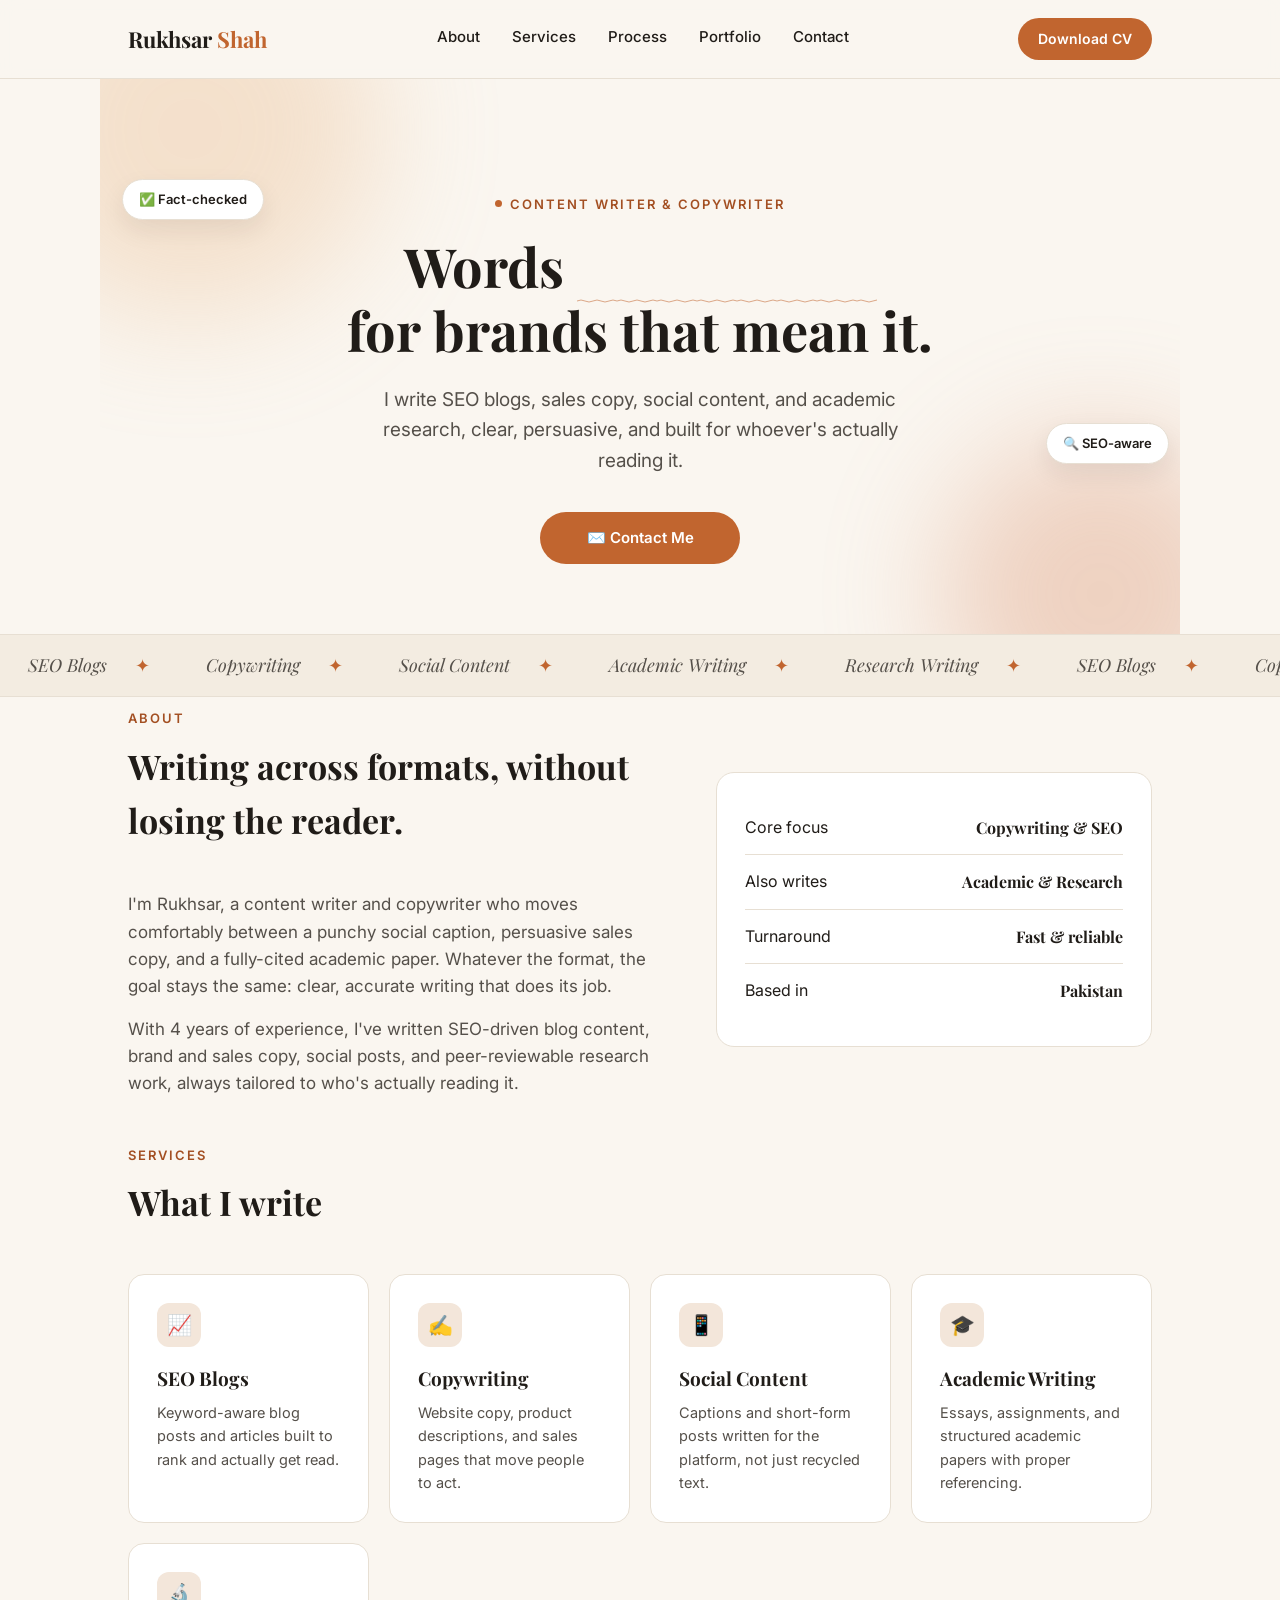
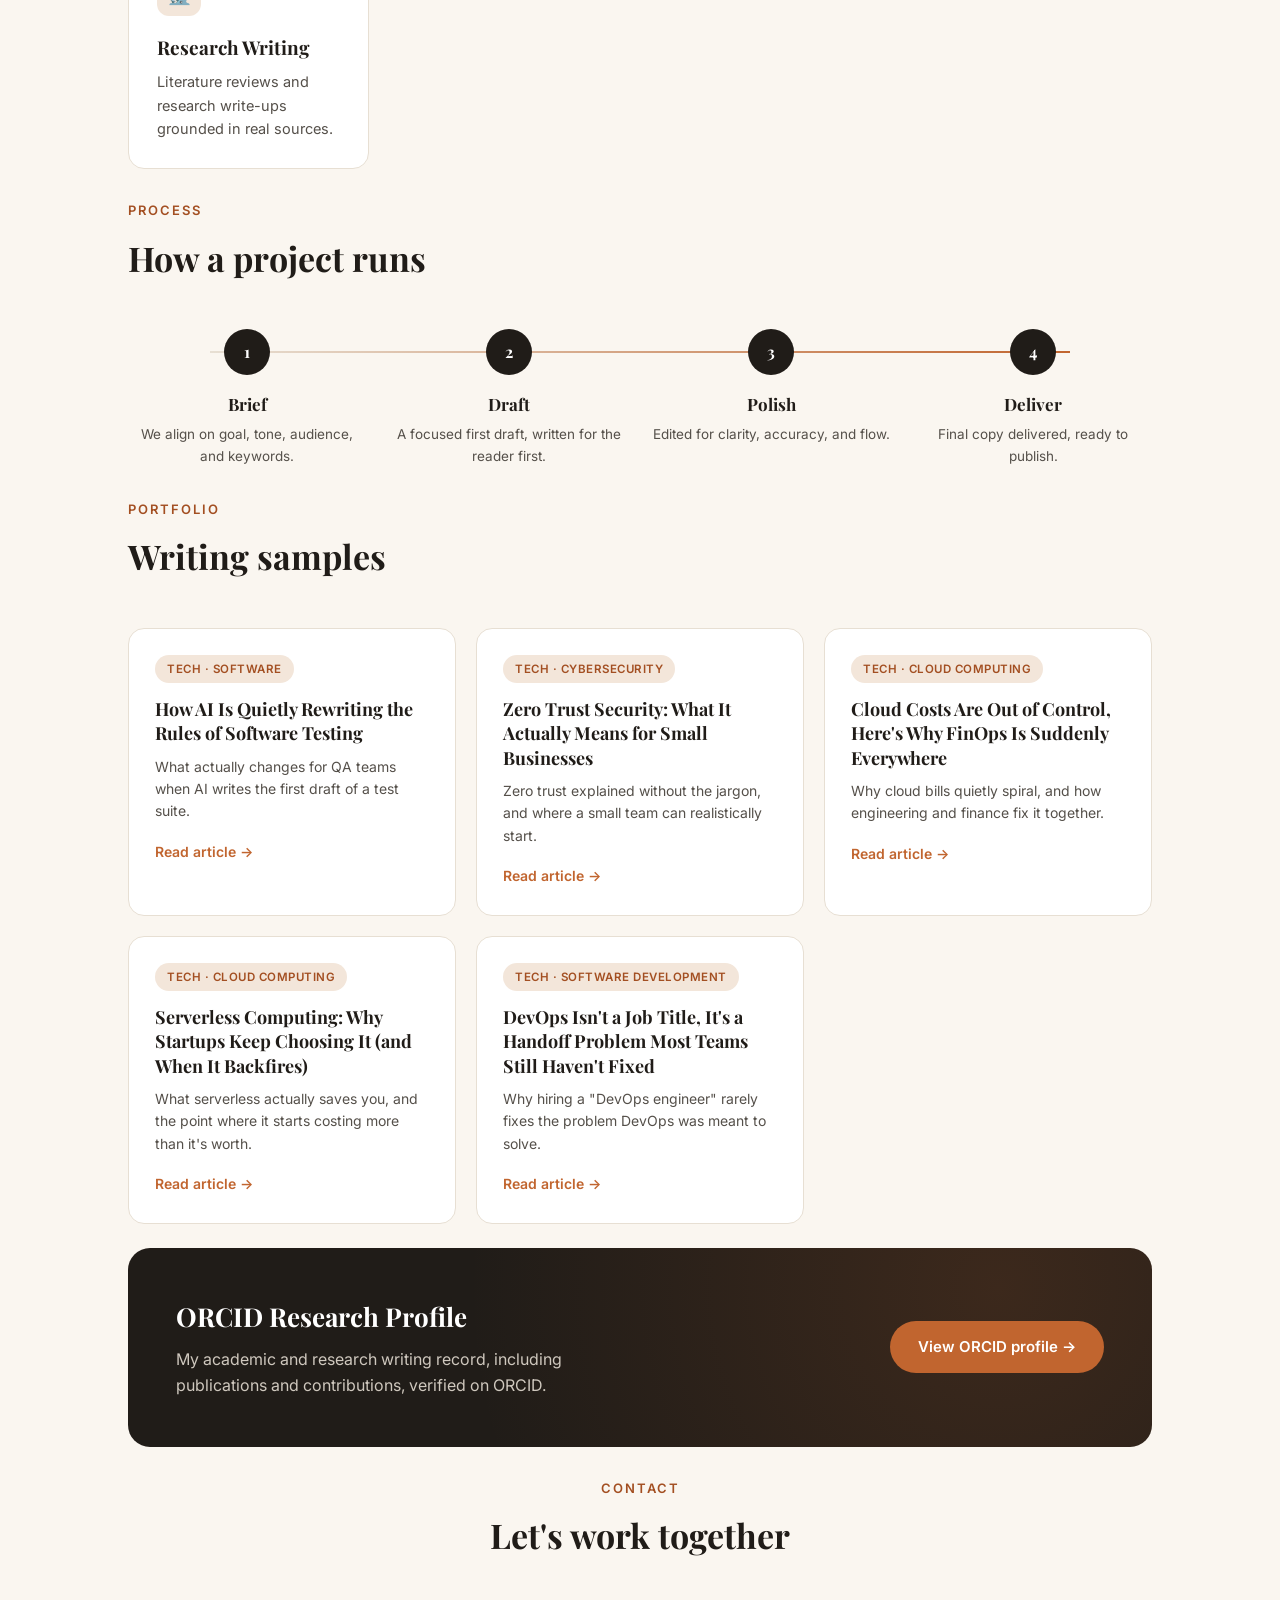
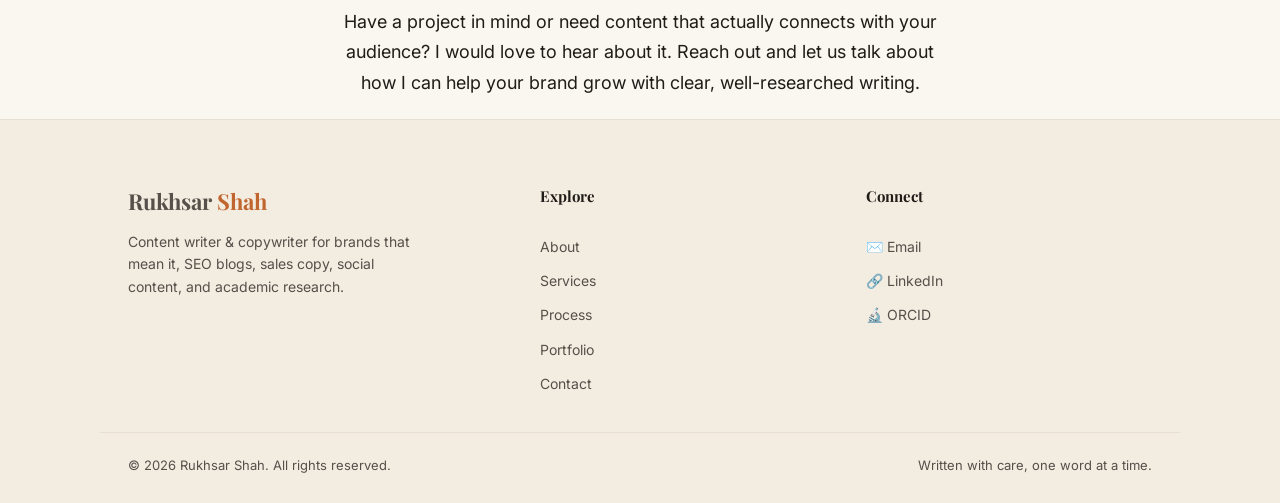
<file: index.html>
<!DOCTYPE html>
<html lang="en">
<head>
<meta charset="UTF-8" />
<meta name="viewport" content="width=device-width, initial-scale=1.0" />
<title>Rukhsar Shah | Content Writer & Copywriter</title>
<meta name="description" content="Rukhsar Shah, content writer and copywriter for SEO blogs, brand copy, social content, academic and research writing." />
<link rel="icon" href="data:image/svg+xml,%3Csvg xmlns='http://www.w3.org/2000/svg' viewBox='0 0 100 100'%3E%3Ccircle cx='50' cy='50' r='50' fill='%23C1652F'/%3E%3Ctext x='50' y='69' font-size='58' font-family='Georgia,serif' font-weight='700' fill='white' text-anchor='middle'%3ER%3C/text%3E%3C/svg%3E" />
<meta property="og:type" content="website" />
<meta property="og:title" content="Rukhsar Shah | Content Writer & Copywriter" />
<meta property="og:description" content="Content writer and copywriter for SEO blogs, brand copy, social content, academic and research writing." />
<meta name="twitter:card" content="summary" />
<meta name="twitter:title" content="Rukhsar Shah | Content Writer & Copywriter" />
<meta name="twitter:description" content="Content writer and copywriter for SEO blogs, brand copy, social content, academic and research writing." />
<link rel="preconnect" href="https://fonts.googleapis.com">
<link rel="preconnect" href="https://fonts.gstatic.com" crossorigin>
<link href="https://fonts.googleapis.com/css2?family=Playfair+Display:ital,wght@0,600;0,700;1,600&family=Inter:wght@400;500;600;700&display=swap" rel="stylesheet">
<style>
  :root {
    --cream: #FAF6F0;
    --cream-2: #F3ECE1;
    --ink: #201C18;
    --ink-soft: #55504A;
    --rust: #C1652F;
    --rust-dark: #A34F22;
    --line: #E7DFD3;
    --card: #FFFFFF;
  }
  * { box-sizing: border-box; margin: 0; padding: 0; }
  html { scroll-behavior: smooth; }
  body {
    font-family: 'Inter', sans-serif;
    background: var(--cream);
    color: var(--ink);
    line-height: 1.6;
    overflow-x: hidden;
    position: relative;
  }
  .progress-bar {
    position: fixed; top: 0; left: 0; height: 3px; background: var(--rust); z-index: 50; width: 0%;
    transition: width 0.1s linear;
  }
  h1, h2, h3 { font-family: 'Playfair Display', serif; font-weight: 700; }
  a { color: inherit; text-decoration: none; }
  .wrap { max-width: 1080px; margin: 0 auto; padding: 0 28px; position: relative; }
  ::selection { background: var(--rust); color: #fff; }

  /* ---- scroll reveal ---- */
  [data-reveal] { opacity: 0; transform: translateY(28px); transition: opacity 0.7s cubic-bezier(.2,.7,.2,1), transform 0.7s cubic-bezier(.2,.7,.2,1); }
  [data-reveal].in-view { opacity: 1; transform: translateY(0); }
  [data-reveal="stagger"] > * { opacity: 0; transform: translateY(24px); transition: opacity 0.6s ease, transform 0.6s ease; }
  [data-reveal="stagger"].in-view > * { opacity: 1; transform: translateY(0); }
  [data-reveal="stagger"].in-view > *:nth-child(1) { transition-delay: 0.05s; }
  [data-reveal="stagger"].in-view > *:nth-child(2) { transition-delay: 0.14s; }
  [data-reveal="stagger"].in-view > *:nth-child(3) { transition-delay: 0.23s; }
  [data-reveal="stagger"].in-view > *:nth-child(4) { transition-delay: 0.32s; }
  [data-reveal="stagger"].in-view > *:nth-child(5) { transition-delay: 0.41s; }

  header {
    position: sticky; top: 0; z-index: 30;
    background: rgba(250, 246, 240, 0.85);
    backdrop-filter: blur(10px);
    border-bottom: 1px solid var(--line);
    animation: dropIn 0.6s ease both;
  }
  @keyframes dropIn { from { transform: translateY(-100%); } to { transform: translateY(0); } }
  nav.wrap {
    display: flex; align-items: center; justify-content: space-between;
    padding-top: 18px; padding-bottom: 18px;
  }
  .brand { font-family: 'Playfair Display', serif; font-weight: 700; font-size: 22px; }
  .brand span { color: var(--rust); }
  .nav-links { display: flex; gap: 32px; font-size: 15px; font-weight: 500; }
  .nav-links a { position: relative; padding-bottom: 4px; }
  .nav-links a::after {
    content: ""; position: absolute; left: 0; bottom: 0; width: 0; height: 2px; background: var(--rust);
    transition: width 0.25s ease;
  }
  .nav-links a:hover::after { width: 100%; }
  .nav-links a:hover { color: var(--rust); }
  .nav-right { display: flex; align-items: center; gap: 14px; }
  .nav-toggle {
    display: none; flex-direction: column; justify-content: center; gap: 5px;
    width: 36px; height: 36px; background: none; border: none; cursor: pointer; padding: 0;
  }
  .nav-toggle span { width: 100%; height: 2px; background: var(--ink); border-radius: 2px; transition: transform 0.25s ease, opacity 0.25s ease; }
  .nav-toggle.open span:nth-child(1) { transform: translateY(7px) rotate(45deg); }
  .nav-toggle.open span:nth-child(2) { opacity: 0; }
  .nav-toggle.open span:nth-child(3) { transform: translateY(-7px) rotate(-45deg); }

  /* ---- hero ---- */
  .hero { position: relative; padding: 110px 0 70px; text-align: center; overflow: hidden; }
  .hero > * { position: relative; z-index: 1; }
  .blob {
    position: absolute; border-radius: 50%; filter: blur(60px); opacity: 0.35; z-index: 0;
    animation: float 12s ease-in-out infinite;
  }
  .blob-1 { width: 380px; height: 380px; background: #E9B98A; top: -140px; left: -100px; }
  .blob-2 { width: 320px; height: 320px; background: #D98F6B; bottom: -120px; right: -80px; animation-delay: -6s; }
  @keyframes float {
    0%, 100% { transform: translate(0, 0) scale(1); }
    50% { transform: translate(24px, -28px) scale(1.06); }
  }
  .eyebrow {
    display: inline-flex; align-items: center; gap: 8px; font-size: 13px; letter-spacing: 2px; text-transform: uppercase;
    color: var(--rust-dark); font-weight: 600; margin-bottom: 20px;
  }
  .eyebrow .dot { width: 7px; height: 7px; border-radius: 50%; background: var(--rust); animation: pulse 1.8s ease-in-out infinite; }
  @keyframes pulse { 0%, 100% { opacity: 1; transform: scale(1); } 50% { opacity: 0.4; transform: scale(1.4); } }

  .hero h1 {
    font-size: 54px; line-height: 1.18; max-width: 780px; margin: 0 auto 22px; position: relative;
  }
  .rotate-wrap { display: inline-block; position: relative; height: 1.2em; vertical-align: bottom; min-width: 300px; text-align: left; }
  .rotate-wrap::after {
    content: ""; position: absolute; left: 0; right: 0; bottom: -6px; height: 8px;
    background: url("data:image/svg+xml,%3Csvg xmlns='http://www.w3.org/2000/svg' viewBox='0 0 100 10'%3E%3Cpath d='M0 5 Q 10 0 20 5 T 40 5 T 60 5 T 80 5 T 100 5' fill='none' stroke='%23C1652F' stroke-width='2.5'/%3E%3C/svg%3E") repeat-x;
    background-size: 40px 8px; opacity: 0.55;
  }
  .rotate-word {
    position: absolute; left: 0; top: 0; white-space: nowrap; color: var(--rust);
    opacity: 0; transform: translateY(14px);
  }
  .rotate-word.active { animation: wordIn 2.6s ease forwards; }
  @keyframes wordIn {
    0% { opacity: 0; transform: translateY(14px); }
    8% { opacity: 1; transform: translateY(0); }
    85% { opacity: 1; transform: translateY(0); }
    100% { opacity: 0; transform: translateY(-14px); }
  }
  .hero p.sub {
    font-size: 19px; color: var(--ink-soft); max-width: 560px; margin: 0 auto 36px;
  }
  .btn-row { display: flex; gap: 16px; justify-content: center; flex-wrap: wrap; }

  .badge-float {
    position: absolute; background: var(--card); border: 1px solid var(--line); border-radius: 999px;
    padding: 9px 16px; font-size: 13px; font-weight: 600; box-shadow: 0 10px 24px rgba(32,28,24,0.08);
    display: flex; align-items: center; gap: 6px; animation: bob 5s ease-in-out infinite;
  }
  .badge-1 { top: 18%; left: 2%; animation-delay: 0s; }
  .badge-2 { top: 62%; right: 1%; animation-delay: -2.5s; }
  @keyframes bob { 0%, 100% { transform: translateY(0); } 50% { transform: translateY(-10px); } }
  @media (max-width: 900px) { .badge-float { display: none; } }
  .btn {
    padding: 14px 28px; border-radius: 999px; font-weight: 600; font-size: 15px;
    display: inline-flex; align-items: center; gap: 8px; transition: transform 0.2s ease, opacity 0.2s ease, box-shadow 0.2s ease;
  }
  .btn-primary { background: var(--rust); color: #fff; box-shadow: 0 0 0 0 rgba(193,101,47,0.5); }
  .btn-primary:hover { transform: translateY(-2px); box-shadow: 0 10px 24px rgba(193,101,47,0.35); }
  .btn-ghost { border: 1.5px solid var(--ink); }
  .btn-ghost:hover { transform: translateY(-2px); background: var(--ink); color: #fff; }

  /* ---- marquee ---- */
  .marquee-outer {
    border-top: 1px solid var(--line); border-bottom: 1px solid var(--line);
    background: var(--cream-2); overflow: hidden; padding: 16px 0;
  }
  .marquee-track { display: flex; width: max-content; animation: scroll 22s linear infinite; }
  .marquee-track span {
    font-family: 'Playfair Display', serif; font-style: italic; font-size: 18px; color: var(--ink-soft);
    padding: 0 28px; white-space: nowrap; display: flex; align-items: center; gap: 28px;
  }
  .marquee-track span::after { content: "✦"; color: var(--rust); font-style: normal; }
  @keyframes scroll { from { transform: translateX(0); } to { transform: translateX(-50%); } }

  section { padding: 80px 0; }
  section.wrap:not(.hero) { margin-top: 8px; padding-top: 0; padding-bottom: 20px; scroll-margin-top: 20px; }
  .section-head { margin-bottom: 44px; }
  .section-head .eyebrow { animation: none; opacity: 1; margin-bottom: 10px; }
  .section-head h2 { font-size: 34px; }

  #about .about-grid {
    display: grid; grid-template-columns: 1.1fr 0.9fr; gap: 56px; align-items: center;
  }
  #about p { color: var(--ink-soft); font-size: 17px; margin-bottom: 16px; }
  .stat-card {
    background: var(--card); border: 1px solid var(--line); border-radius: 18px; padding: 28px;
    transition: transform 0.3s ease, box-shadow 0.3s ease;
  }
  .stat-card:hover { transform: translateY(-4px); box-shadow: 0 16px 32px rgba(32,28,24,0.08); }
  .stat-card .stat { display: flex; justify-content: space-between; padding: 14px 0; border-bottom: 1px solid var(--line); }
  .stat-card .stat:last-child { border-bottom: none; }
  .stat-card .stat b { font-family: 'Playfair Display', serif; }

  .services-grid {
    display: grid; grid-template-columns: repeat(auto-fit, minmax(220px, 1fr)); gap: 20px;
  }
  .service-card {
    background: var(--card); border: 1px solid var(--line); border-radius: 16px; padding: 28px;
    transition: transform 0.25s ease, box-shadow 0.25s ease, border-color 0.25s ease;
  }
  .service-card:hover { transform: translateY(-6px); box-shadow: 0 16px 32px rgba(32,28,24,0.08); border-color: var(--rust); }
  .service-card .icon {
    width: 44px; height: 44px; border-radius: 12px; background: #F3E6DA; color: var(--rust);
    display: flex; align-items: center; justify-content: center; font-size: 20px; margin-bottom: 16px;
    transition: transform 0.3s ease;
  }
  .service-card:hover .icon { transform: scale(1.12) rotate(-6deg); }
  .service-card h3 { font-size: 19px; margin-bottom: 8px; }
  .service-card p { font-size: 14.5px; color: var(--ink-soft); }

  /* ---- process timeline ---- */
  .timeline { display: grid; grid-template-columns: repeat(4, 1fr); gap: 24px; position: relative; }
  .timeline::before {
    content: ""; position: absolute; top: 22px; left: 8%; right: 8%; height: 2px;
    background: linear-gradient(90deg, var(--line), var(--rust), var(--line));
    background-size: 200% 100%; animation: shimmer 3s linear infinite;
  }
  @keyframes shimmer { from { background-position: 200% 0; } to { background-position: 0 0; } }
  .step { text-align: center; position: relative; }
  .step .num {
    width: 46px; height: 46px; border-radius: 50%; background: var(--ink); color: #fff;
    display: flex; align-items: center; justify-content: center; font-family: 'Playfair Display', serif;
    font-weight: 700; margin: 0 auto 16px; position: relative; z-index: 1;
    transition: transform 0.3s ease, background 0.3s ease;
  }
  .step:hover .num { transform: scale(1.15); background: var(--rust); }
  .step h3 { font-size: 17px; margin-bottom: 6px; }
  .step p { font-size: 13.5px; color: var(--ink-soft); }

  .samples-grid {
    display: grid; grid-template-columns: repeat(auto-fit, minmax(260px, 1fr)); gap: 20px; margin-bottom: 24px;
  }
  .sample-card {
    display: block; background: var(--card); border: 1px solid var(--line); border-radius: 16px; padding: 26px;
    transition: transform 0.25s ease, box-shadow 0.25s ease, border-color 0.25s ease;
  }
  .sample-card:hover { transform: translateY(-6px); box-shadow: 0 16px 32px rgba(32,28,24,0.08); border-color: var(--rust); }
  .sample-tag {
    display: inline-block; background: #F3E6DA; color: var(--rust-dark); font-size: 11.5px;
    font-weight: 600; letter-spacing: 0.5px; text-transform: uppercase; padding: 5px 12px; border-radius: 999px;
    margin-bottom: 14px;
  }
  .sample-card h3 { font-size: 18px; line-height: 1.35; margin-bottom: 10px; }
  .sample-card p { font-size: 14px; color: var(--ink-soft); margin-bottom: 16px; }
  .sample-link { font-size: 14px; font-weight: 600; color: var(--rust); display: inline-flex; align-items: center; gap: 4px; transition: gap 0.2s ease; }
  .sample-card:hover .sample-link { gap: 8px; }

  #portfolio .portfolio-card {
    background: var(--ink); color: #fff; border-radius: 22px; padding: 48px;
    display: flex; align-items: center; justify-content: space-between; gap: 32px; flex-wrap: wrap;
    position: relative; overflow: hidden;
  }
  #portfolio .portfolio-card::before {
    content: ""; position: absolute; inset: 0; opacity: 0.5;
    background: radial-gradient(circle at 85% 20%, rgba(193,101,47,0.35), transparent 60%);
  }
  #portfolio .portfolio-card > * { position: relative; z-index: 1; }
  #portfolio .portfolio-card h3 { color: #fff; font-size: 26px; margin-bottom: 10px; }
  #portfolio .portfolio-card p { color: #CFC8BE; max-width: 460px; }
  #portfolio .btn-primary { flex-shrink: 0; }

  #contact { text-align: center; }
  .contact-grid {
    display: grid; grid-template-columns: repeat(auto-fit, minmax(220px, 1fr)); gap: 18px; margin-top: 12px;
  }
  .contact-card {
    background: var(--card); border: 1px solid var(--line); border-radius: 16px; padding: 26px;
    text-align: left; display: flex; align-items: center; gap: 14px;
    transition: transform 0.25s ease, box-shadow 0.25s ease, border-color 0.25s ease;
  }
  .contact-card:hover { transform: translateY(-5px); box-shadow: 0 16px 32px rgba(32,28,24,0.08); border-color: var(--rust); }
  .contact-card .icon {
    width: 42px; height: 42px; border-radius: 50%; background: #F3E6DA; color: var(--rust);
    display: flex; align-items: center; justify-content: center; font-size: 18px; flex-shrink: 0;
  }
  .contact-card .label { font-size: 12.5px; text-transform: uppercase; letter-spacing: 1px; color: var(--ink-soft); }
  .contact-card .value { font-weight: 600; font-size: 15px; word-break: break-word; }

  footer {
    border-top: 1px solid var(--line); background: var(--cream-2);
    padding: 64px 0 28px; color: var(--ink-soft); font-size: 14px;
  }
  .footer-grid {
    display: grid; grid-template-columns: 1.3fr 1fr 1fr; gap: 40px; padding-bottom: 36px;
  }
  .footer-brand .brand { margin-bottom: 12px; }
  .footer-brand p { max-width: 300px; font-size: 14px; }
  .footer-col-title {
    font-family: 'Playfair Display', serif; font-weight: 700; color: var(--ink);
    font-size: 15px; margin-bottom: 16px;
  }
  .footer-links, .footer-social { display: flex; flex-direction: column; gap: 12px; }
  .footer-links a, .footer-social a {
    display: inline-flex; align-items: center; gap: 6px; width: fit-content;
    transition: color 0.2s ease, transform 0.2s ease;
  }
  .footer-links a:hover, .footer-social a:hover { color: var(--rust); transform: translateX(4px); }
  .footer-bottom {
    border-top: 1px solid var(--line); padding-top: 22px;
    display: flex; align-items: center; justify-content: space-between; flex-wrap: wrap; gap: 10px;
    font-size: 13px;
  }
  @media (max-width: 760px) {
    .footer-grid { grid-template-columns: 1fr; gap: 32px; text-align: center; }
    .footer-brand p { margin: 0 auto; }
    .footer-links a, .footer-social a { margin: 0 auto; }
    .footer-bottom { justify-content: center; text-align: center; }
  }

  .back-top {
    position: fixed; right: 24px; bottom: 24px; width: 46px; height: 46px; border-radius: 50%;
    background: var(--ink); color: #fff; display: flex; align-items: center; justify-content: center;
    opacity: 0; pointer-events: none; transition: opacity 0.3s ease, transform 0.3s ease; z-index: 40;
  }
  .back-top.show { opacity: 1; pointer-events: auto; }
  .back-top:hover { transform: translateY(-4px); background: var(--rust); }

  @media (max-width: 760px) {
    .hero h1 { font-size: 34px; }
    .rotate-wrap { min-width: 200px; }
    #about .about-grid { grid-template-columns: 1fr; }
    .nav-toggle { display: flex; }
    .nav-links {
      display: none; position: absolute; top: 100%; left: 0; right: 0; flex-direction: column;
      gap: 18px; background: var(--cream); border-bottom: 1px solid var(--line);
      padding: 24px 28px; box-shadow: 0 16px 24px rgba(32,28,24,0.08);
    }
    .nav-links.open { display: flex; }
    #portfolio .portfolio-card { flex-direction: column; text-align: center; }
    .timeline { grid-template-columns: 1fr 1fr; row-gap: 36px; }
    .timeline::before { display: none; }
  }
</style>
</head>
<body>

<div class="progress-bar" id="progressBar"></div>

<header>
  <nav class="wrap">
    <div class="brand">Rukhsar <span>Shah</span></div>
    <div class="nav-links" id="navLinks">
      <a href="#about">About</a>
      <a href="#services">Services</a>
      <a href="#process">Process</a>
      <a href="#portfolio">Portfolio</a>
      <a href="#contact">Contact</a>
    </div>
    <div class="nav-right">
      <a href="Rukhsar_Shah.pdf" download="Rukhsar_Shah_CV.pdf" class="btn btn-primary" style="padding:10px 20px;font-size:14px;">Download CV</a>
      <button class="nav-toggle" id="navToggle" aria-label="Toggle menu" aria-expanded="false">
        <span></span><span></span><span></span>
      </button>
    </div>
  </nav>
</header>

<section class="hero wrap">
  <div class="blob blob-1"></div>
  <div class="blob blob-2"></div>
  <div class="badge-float badge-1">✅ Fact-checked</div>
  <div class="badge-float badge-2">🔍 SEO-aware</div>
  <div class="eyebrow"><span class="dot"></span>Content Writer &amp; Copywriter</div>
  <h1>Words <span class="rotate-wrap" id="rotator"></span><br>for brands that mean it.</h1>
  <p class="sub">I write SEO blogs, sales copy, social content, and academic research, clear, persuasive, and built for whoever's actually reading it.</p>
  <div class="btn-row">
    <a href="mailto:rukhsarwork66@gmail.com" class="btn btn-primary" style="min-width:200px;justify-content:center;text-align:center;">✉️ Contact Me</a>
  </div>
</section>

<div class="marquee-outer">
  <div class="marquee-track">
    <span>SEO Blogs</span><span>Copywriting</span><span>Social Content</span><span>Academic Writing</span><span>Research Writing</span>
    <span>SEO Blogs</span><span>Copywriting</span><span>Social Content</span><span>Academic Writing</span><span>Research Writing</span>
  </div>
</div>

<section id="about" class="wrap" data-reveal>
  <div class="about-grid">
    <div>
      <div class="section-head">
        <div class="eyebrow">About</div>
        <h2>Writing across formats, without losing the reader.</h2>
      </div>
      <p>I'm Rukhsar, a content writer and copywriter who moves comfortably between a punchy social caption, persuasive sales copy, and a fully-cited academic paper. Whatever the format, the goal stays the same: clear, accurate writing that does its job.</p>
      <p>With 4 years of experience, I've written SEO-driven blog content, brand and sales copy, social posts, and peer-reviewable research work, always tailored to who's actually reading it.</p>
    </div>
    <div class="stat-card">
      <div class="stat"><span>Core focus</span><b>Copywriting &amp; SEO</b></div>
      <div class="stat"><span>Also writes</span><b>Academic &amp; Research</b></div>
      <div class="stat"><span>Turnaround</span><b>Fast &amp; reliable</b></div>
      <div class="stat"><span>Based in</span><b>Pakistan</b></div>
    </div>
  </div>
</section>

<section id="services" class="wrap">
  <div class="section-head" data-reveal>
    <div class="eyebrow">Services</div>
    <h2>What I write</h2>
  </div>
  <div class="services-grid" data-reveal="stagger">
    <div class="service-card">
      <div class="icon">📈</div>
      <h3>SEO Blogs</h3>
      <p>Keyword-aware blog posts and articles built to rank and actually get read.</p>
    </div>
    <div class="service-card">
      <div class="icon">✍️</div>
      <h3>Copywriting</h3>
      <p>Website copy, product descriptions, and sales pages that move people to act.</p>
    </div>
    <div class="service-card">
      <div class="icon">📱</div>
      <h3>Social Content</h3>
      <p>Captions and short-form posts written for the platform, not just recycled text.</p>
    </div>
    <div class="service-card">
      <div class="icon">🎓</div>
      <h3>Academic Writing</h3>
      <p>Essays, assignments, and structured academic papers with proper referencing.</p>
    </div>
    <div class="service-card">
      <div class="icon">🔬</div>
      <h3>Research Writing</h3>
      <p>Literature reviews and research write-ups grounded in real sources.</p>
    </div>
  </div>
</section>

<section id="process" class="wrap">
  <div class="section-head" data-reveal>
    <div class="eyebrow">Process</div>
    <h2>How a project runs</h2>
  </div>
  <div class="timeline" data-reveal="stagger">
    <div class="step"><div class="num">1</div><h3>Brief</h3><p>We align on goal, tone, audience, and keywords.</p></div>
    <div class="step"><div class="num">2</div><h3>Draft</h3><p>A focused first draft, written for the reader first.</p></div>
    <div class="step"><div class="num">3</div><h3>Polish</h3><p>Edited for clarity, accuracy, and flow.</p></div>
    <div class="step"><div class="num">4</div><h3>Deliver</h3><p>Final copy delivered, ready to publish.</p></div>
  </div>
</section>

<section id="portfolio" class="wrap" data-reveal>
  <div class="section-head">
    <div class="eyebrow">Portfolio</div>
    <h2>Writing samples</h2>
  </div>

  <div class="samples-grid" data-reveal="stagger">
    <a class="sample-card" href="articles/ai-in-software-testing.html">
      <span class="sample-tag">Tech · Software</span>
      <h3>How AI Is Quietly Rewriting the Rules of Software Testing</h3>
      <p>What actually changes for QA teams when AI writes the first draft of a test suite.</p>
      <span class="sample-link">Read article →</span>
    </a>
    <a class="sample-card" href="articles/zero-trust-security.html">
      <span class="sample-tag">Tech · Cybersecurity</span>
      <h3>Zero Trust Security: What It Actually Means for Small Businesses</h3>
      <p>Zero trust explained without the jargon, and where a small team can realistically start.</p>
      <span class="sample-link">Read article →</span>
    </a>
    <a class="sample-card" href="articles/cloud-finops.html">
      <span class="sample-tag">Tech · Cloud Computing</span>
      <h3>Cloud Costs Are Out of Control, Here's Why FinOps Is Suddenly Everywhere</h3>
      <p>Why cloud bills quietly spiral, and how engineering and finance fix it together.</p>
      <span class="sample-link">Read article →</span>
    </a>
    <a class="sample-card" href="articles/serverless-computing.html">
      <span class="sample-tag">Tech · Cloud Computing</span>
      <h3>Serverless Computing: Why Startups Keep Choosing It (and When It Backfires)</h3>
      <p>What serverless actually saves you, and the point where it starts costing more than it's worth.</p>
      <span class="sample-link">Read article →</span>
    </a>
    <a class="sample-card" href="articles/devops-handoff-problem.html">
      <span class="sample-tag">Tech · Software Development</span>
      <h3>DevOps Isn't a Job Title, It's a Handoff Problem Most Teams Still Haven't Fixed</h3>
      <p>Why hiring a "DevOps engineer" rarely fixes the problem DevOps was meant to solve.</p>
      <span class="sample-link">Read article →</span>
    </a>
  </div>

  <div class="portfolio-card" data-reveal>
    <div>
      <h3>ORCID Research Profile</h3>
      <p>My academic and research writing record, including publications and contributions, verified on ORCID.</p>
    </div>
    <a href="https://orcid.org/0009-0004-3189-9175" target="_blank" class="btn btn-primary">View ORCID profile →</a>
  </div>
</section>

<section id="contact" class="wrap" data-reveal>
  <div class="section-head" style="text-align:center;">
    <div class="eyebrow">Contact</div>
    <h2>Let's work together</h2>
  </div>
  <p style="text-align:center;max-width:600px;margin:0 auto;font-size:18px;line-height:1.7;">Have a project in mind or need content that actually connects with your audience? I would love to hear about it. Reach out and let us talk about how I can help your brand grow with clear, well-researched writing.</p>
</section>

<footer>
  <div class="wrap footer-grid" data-reveal="stagger">
    <div class="footer-brand">
      <div class="brand">Rukhsar <span>Shah</span></div>
      <p>Content writer &amp; copywriter for brands that mean it, SEO blogs, sales copy, social content, and academic research.</p>
    </div>
    <div class="footer-links">
      <div class="footer-col-title">Explore</div>
      <a href="#about">About</a>
      <a href="#services">Services</a>
      <a href="#process">Process</a>
      <a href="#portfolio">Portfolio</a>
      <a href="#contact">Contact</a>
    </div>
    <div class="footer-social">
      <div class="footer-col-title">Connect</div>
      <a href="mailto:rukhsarwork66@gmail.com">✉️ Email</a>
      <a href="https://linkedin.com/in/rukhsar-shah-474203266" target="_blank">🔗 LinkedIn</a>
      <a href="https://orcid.org/0009-0004-3189-9175" target="_blank">🔬 ORCID</a>
    </div>
  </div>
  <div class="wrap footer-bottom">
    <span>© 2026 Rukhsar Shah. All rights reserved.</span>
    <span>Written with care, one word at a time.</span>
  </div>
</footer>

<div class="back-top" id="backTop">↑</div>

<script>
  // Rotating hero word
  const words = ["that convert.", "that rank.", "that persuade.", "that inform."];
  const rotator = document.getElementById('rotator');
  let wi = 0;
  function showWord() {
    const el = document.createElement('span');
    el.className = 'rotate-word active';
    el.textContent = words[wi];
    rotator.innerHTML = '';
    rotator.appendChild(el);
    wi = (wi + 1) % words.length;
  }
  showWord();
  setInterval(showWord, 2600);

  // Mobile nav toggle
  const navToggle = document.getElementById('navToggle');
  const navLinks = document.getElementById('navLinks');
  navToggle.addEventListener('click', () => {
    const isOpen = navLinks.classList.toggle('open');
    navToggle.classList.toggle('open', isOpen);
    navToggle.setAttribute('aria-expanded', String(isOpen));
  });
  navLinks.querySelectorAll('a').forEach(a => a.addEventListener('click', () => {
    navLinks.classList.remove('open');
    navToggle.classList.remove('open');
    navToggle.setAttribute('aria-expanded', 'false');
  }));

  // Scroll reveal
  const revealEls = document.querySelectorAll('[data-reveal]');
  const io = new IntersectionObserver((entries) => {
    entries.forEach(entry => {
      if (entry.isIntersecting) {
        entry.target.classList.add('in-view');
        io.unobserve(entry.target);
      }
    });
  }, { threshold: 0.15 });
  revealEls.forEach(el => io.observe(el));

  // Back to top button
  const backTop = document.getElementById('backTop');
  window.addEventListener('scroll', () => {
    backTop.classList.toggle('show', window.scrollY > 500);
  });
  backTop.addEventListener('click', () => window.scrollTo({ top: 0, behavior: 'smooth' }));

  // Scroll progress bar
  const progressBar = document.getElementById('progressBar');
  window.addEventListener('scroll', () => {
    const h = document.documentElement;
    const scrolled = (h.scrollTop) / (h.scrollHeight - h.clientHeight) * 100;
    progressBar.style.width = scrolled + '%';
  });

  // Cursor tilt on cards
  document.querySelectorAll('.service-card, .sample-card, .contact-card').forEach(card => {
    card.addEventListener('mousemove', (e) => {
      const r = card.getBoundingClientRect();
      const x = e.clientX - r.left, y = e.clientY - r.top;
      const rx = ((y / r.height) - 0.5) * -8;
      const ry = ((x / r.width) - 0.5) * 8;
      card.style.transform = `perspective(600px) rotateX(${rx}deg) rotateY(${ry}deg) translateY(-6px)`;
    });
    card.addEventListener('mouseleave', () => { card.style.transform = ''; });
  });
</script>

</body>
</html>
</file>
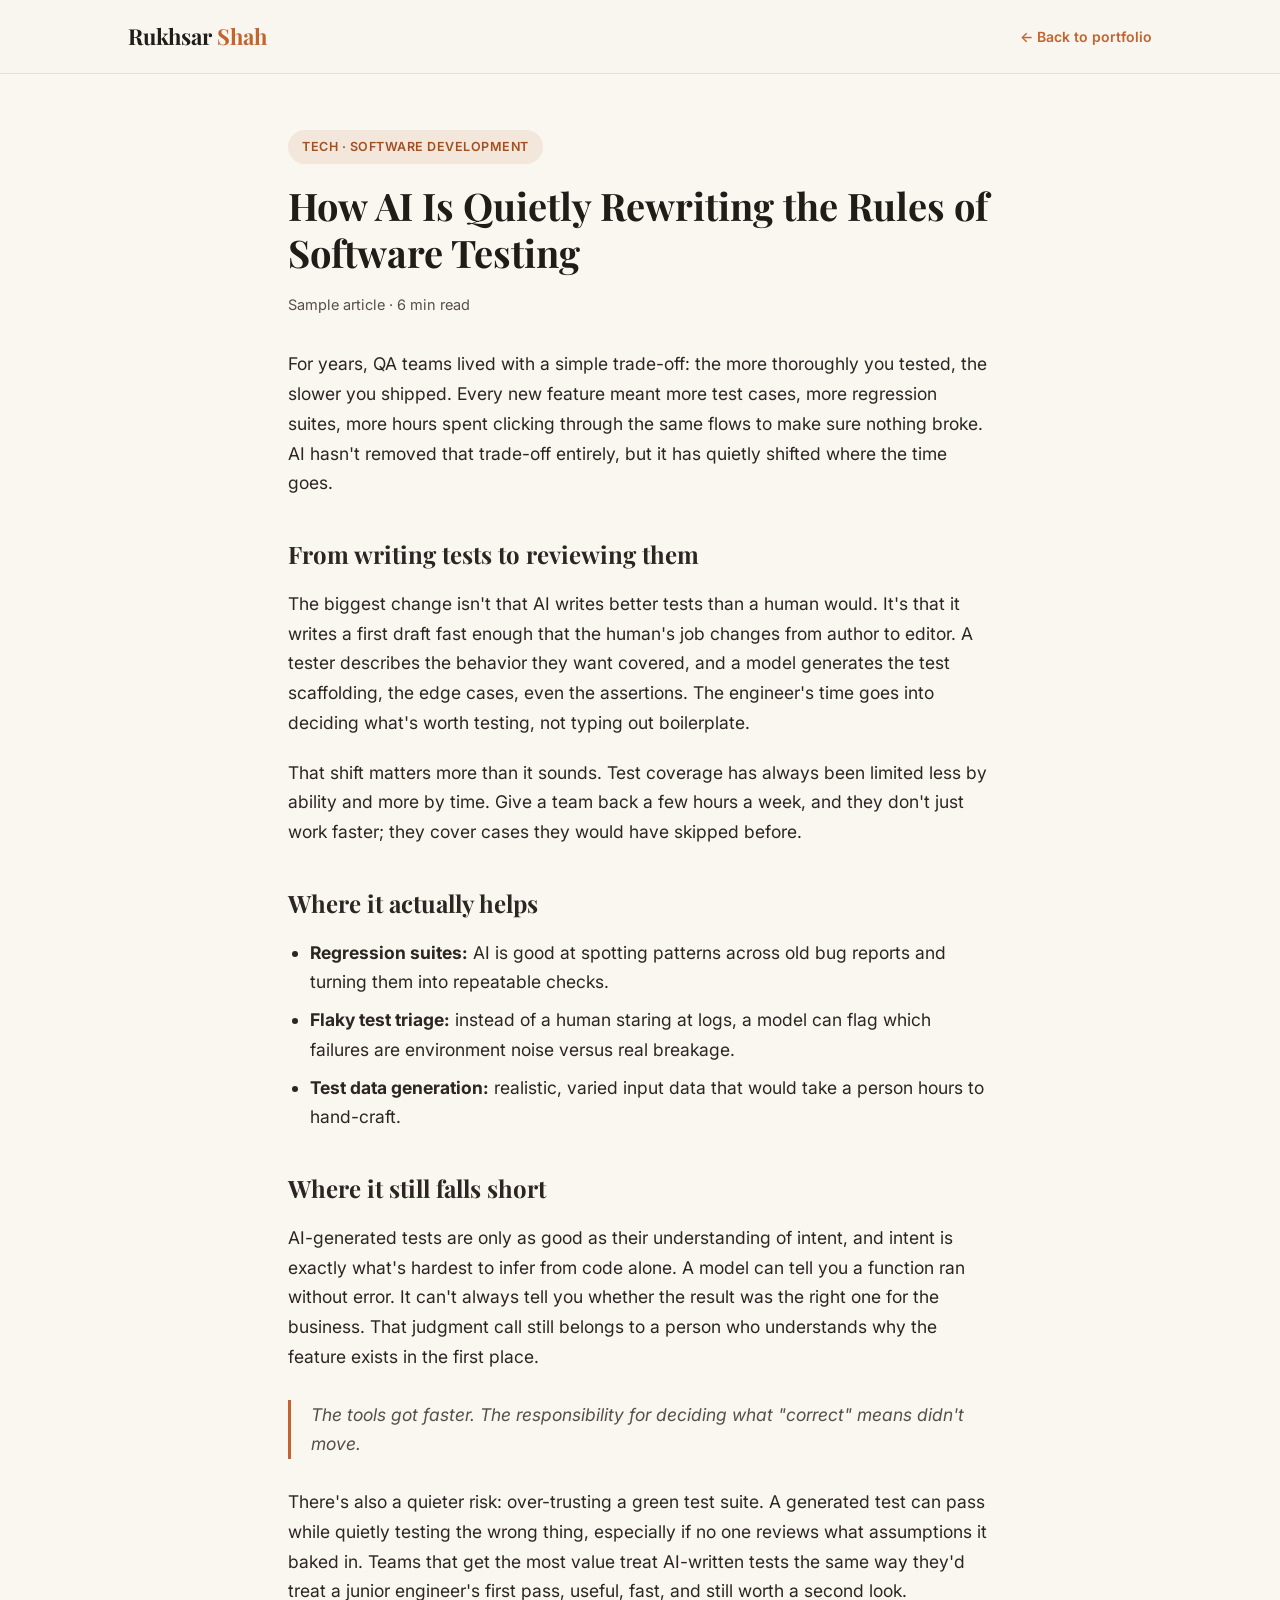
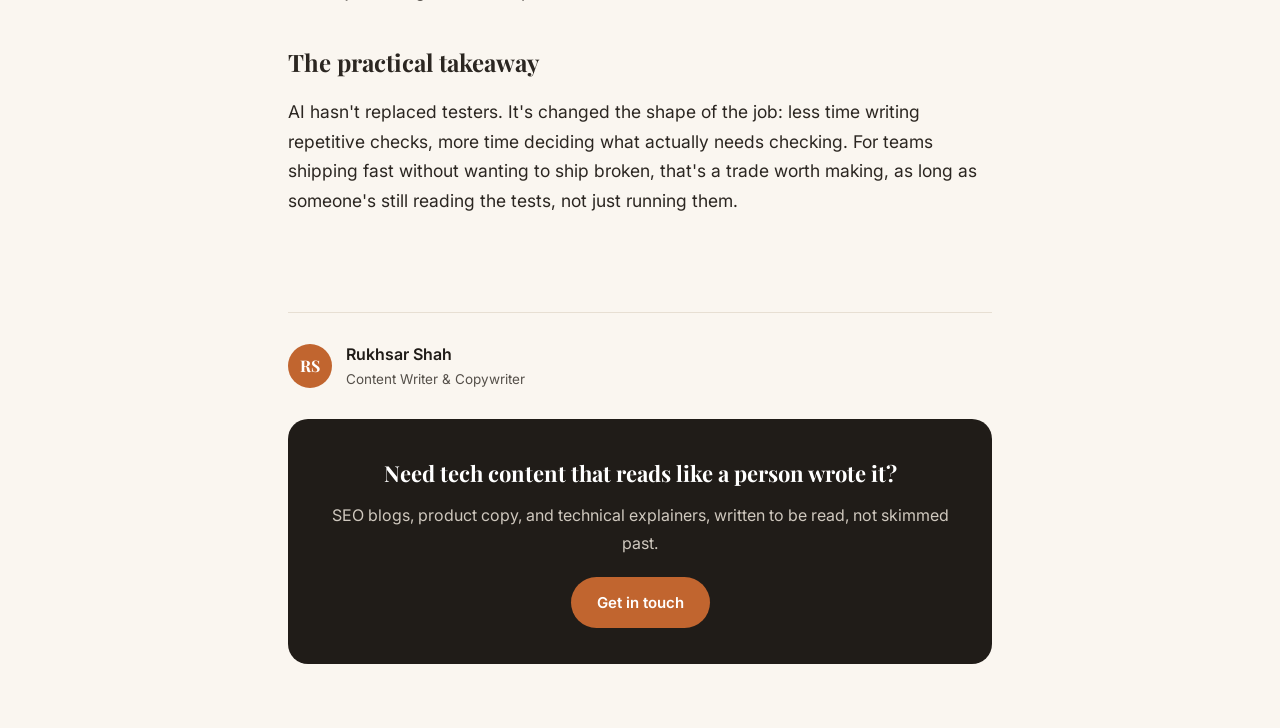
<file: articles/ai-in-software-testing.html>
<!DOCTYPE html>
<html lang="en">
<head>
<meta charset="UTF-8" />
<meta name="viewport" content="width=device-width, initial-scale=1.0" />
<title>How AI Is Quietly Rewriting the Rules of Software Testing | Rukhsar Shah</title>
<meta name="description" content="A look at how AI-assisted testing is changing QA workflows, and what teams still need to watch for." />
<link rel="preconnect" href="https://fonts.googleapis.com">
<link href="https://fonts.googleapis.com/css2?family=Playfair+Display:wght@700&family=Inter:wght@400;500;600;700&display=swap" rel="stylesheet">
<link rel="stylesheet" href="article.css">
</head>
<body>
<header>
  <nav class="wrap">
    <a href="../index.html" class="brand">Rukhsar <span>Shah</span></a>
    <a href="../index.html#portfolio" class="back-link">← Back to portfolio</a>
  </nav>
</header>

<div class="wrap">
  <div class="article-head">
    <span class="tag">Tech · Software Development</span>
    <h1>How AI Is Quietly Rewriting the Rules of Software Testing</h1>
    <div class="meta">Sample article · 6 min read</div>
  </div>

  <article>
    <p>For years, QA teams lived with a simple trade-off: the more thoroughly you tested, the slower you shipped. Every new feature meant more test cases, more regression suites, more hours spent clicking through the same flows to make sure nothing broke. AI hasn't removed that trade-off entirely, but it has quietly shifted where the time goes.</p>

    <h2>From writing tests to reviewing them</h2>
    <p>The biggest change isn't that AI writes better tests than a human would. It's that it writes a first draft fast enough that the human's job changes from author to editor. A tester describes the behavior they want covered, and a model generates the test scaffolding, the edge cases, even the assertions. The engineer's time goes into deciding what's worth testing, not typing out boilerplate.</p>
    <p>That shift matters more than it sounds. Test coverage has always been limited less by ability and more by time. Give a team back a few hours a week, and they don't just work faster; they cover cases they would have skipped before.</p>

    <h2>Where it actually helps</h2>
    <ul>
      <li><strong>Regression suites:</strong> AI is good at spotting patterns across old bug reports and turning them into repeatable checks.</li>
      <li><strong>Flaky test triage:</strong> instead of a human staring at logs, a model can flag which failures are environment noise versus real breakage.</li>
      <li><strong>Test data generation:</strong> realistic, varied input data that would take a person hours to hand-craft.</li>
    </ul>

    <h2>Where it still falls short</h2>
    <p>AI-generated tests are only as good as their understanding of intent, and intent is exactly what's hardest to infer from code alone. A model can tell you a function ran without error. It can't always tell you whether the result was the right one for the business. That judgment call still belongs to a person who understands why the feature exists in the first place.</p>
    <blockquote>The tools got faster. The responsibility for deciding what "correct" means didn't move.</blockquote>
    <p>There's also a quieter risk: over-trusting a green test suite. A generated test can pass while quietly testing the wrong thing, especially if no one reviews what assumptions it baked in. Teams that get the most value treat AI-written tests the same way they'd treat a junior engineer's first pass, useful, fast, and still worth a second look.</p>

    <h2>The practical takeaway</h2>
    <p>AI hasn't replaced testers. It's changed the shape of the job: less time writing repetitive checks, more time deciding what actually needs checking. For teams shipping fast without wanting to ship broken, that's a trade worth making, as long as someone's still reading the tests, not just running them.</p>
  </article>

  <div class="byline">
    <div class="avatar">RS</div>
    <div>
      <div class="name">Rukhsar Shah</div>
      <div class="role">Content Writer &amp; Copywriter</div>
    </div>
  </div>

  <div class="cta-box">
    <h3>Need tech content that reads like a person wrote it?</h3>
    <p>SEO blogs, product copy, and technical explainers, written to be read, not skimmed past.</p>
    <a href="mailto:rukhsarwork66@gmail.com" class="btn-primary">Get in touch</a>
  </div>
</div>

</body>
</html>
</file>
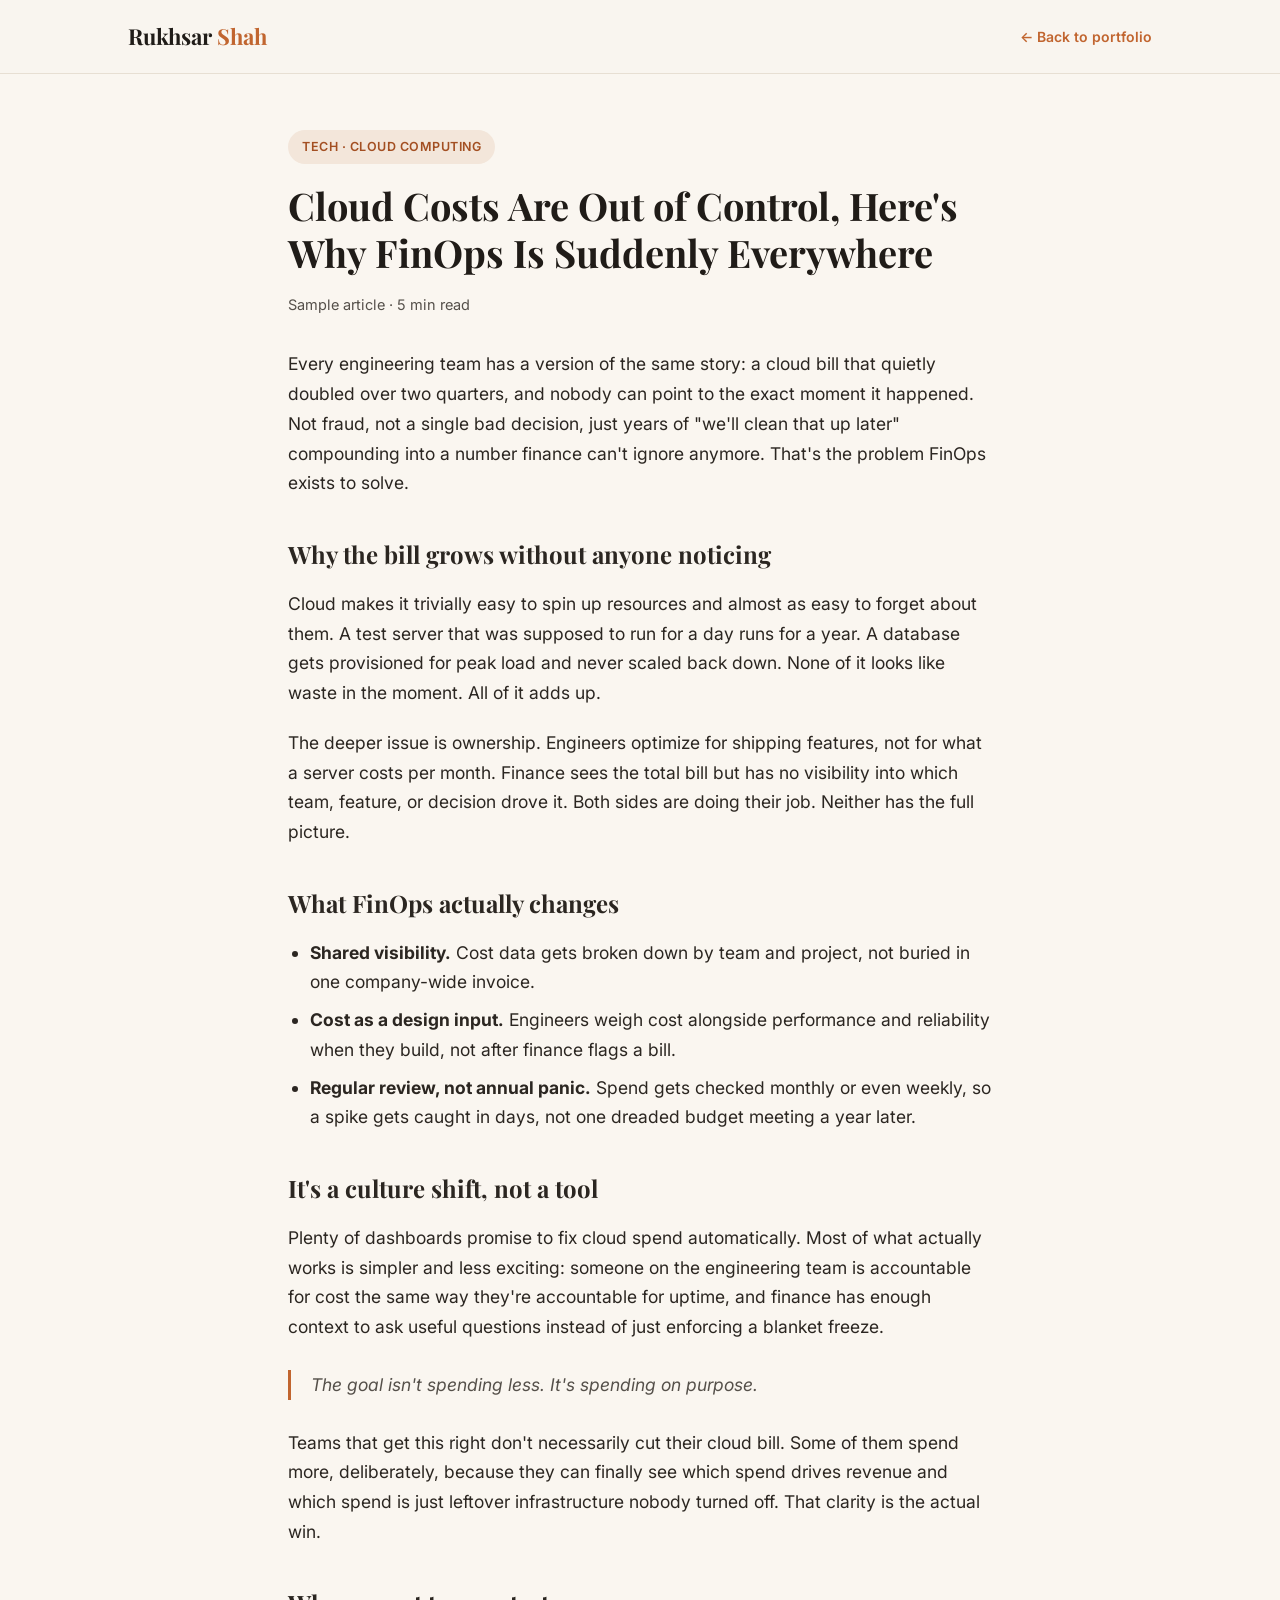
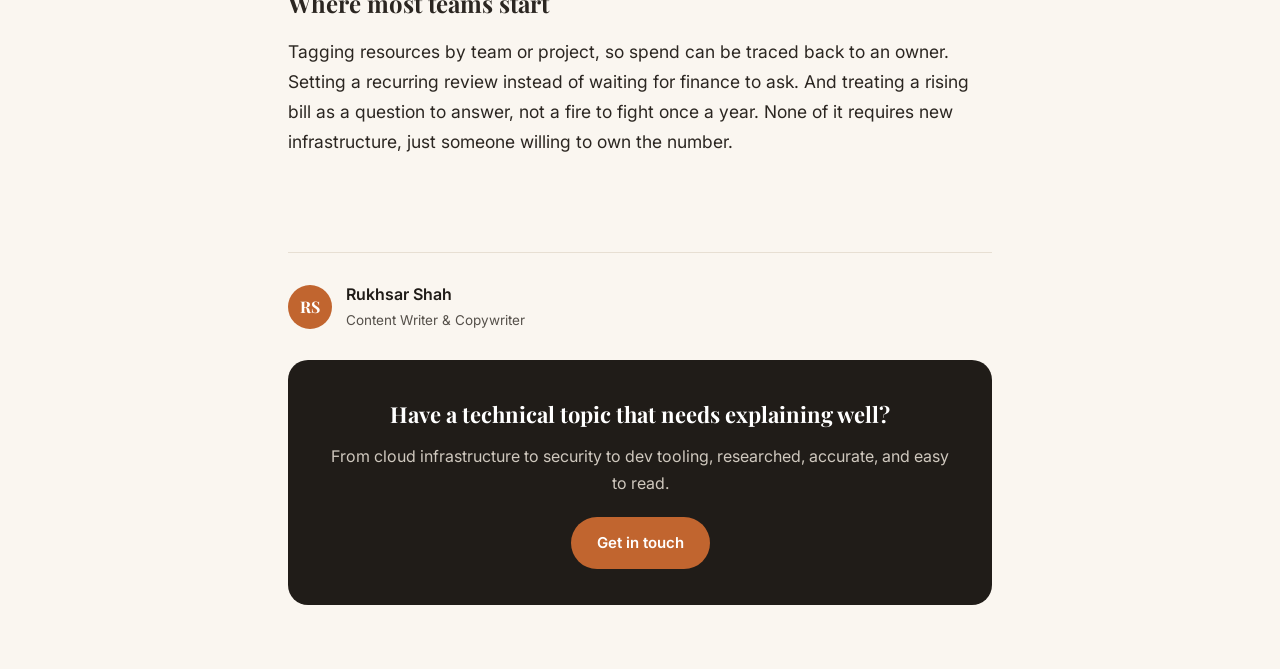
<file: articles/cloud-finops.html>
<!DOCTYPE html>
<html lang="en">
<head>
<meta charset="UTF-8" />
<meta name="viewport" content="width=device-width, initial-scale=1.0" />
<title>Cloud Costs Are Out of Control, Here's Why FinOps Is Suddenly Everywhere | Rukhsar Shah</title>
<meta name="description" content="Why cloud bills spiral out of control, and how the FinOps approach helps engineering and finance teams fix it together." />
<link rel="preconnect" href="https://fonts.googleapis.com">
<link href="https://fonts.googleapis.com/css2?family=Playfair+Display:wght@700&family=Inter:wght@400;500;600;700&display=swap" rel="stylesheet">
<link rel="stylesheet" href="article.css">
</head>
<body>
<header>
  <nav class="wrap">
    <a href="../index.html" class="brand">Rukhsar <span>Shah</span></a>
    <a href="../index.html#portfolio" class="back-link">← Back to portfolio</a>
  </nav>
</header>

<div class="wrap">
  <div class="article-head">
    <span class="tag">Tech · Cloud Computing</span>
    <h1>Cloud Costs Are Out of Control, Here's Why FinOps Is Suddenly Everywhere</h1>
    <div class="meta">Sample article · 5 min read</div>
  </div>

  <article>
    <p>Every engineering team has a version of the same story: a cloud bill that quietly doubled over two quarters, and nobody can point to the exact moment it happened. Not fraud, not a single bad decision, just years of "we'll clean that up later" compounding into a number finance can't ignore anymore. That's the problem FinOps exists to solve.</p>

    <h2>Why the bill grows without anyone noticing</h2>
    <p>Cloud makes it trivially easy to spin up resources and almost as easy to forget about them. A test server that was supposed to run for a day runs for a year. A database gets provisioned for peak load and never scaled back down. None of it looks like waste in the moment. All of it adds up.</p>
    <p>The deeper issue is ownership. Engineers optimize for shipping features, not for what a server costs per month. Finance sees the total bill but has no visibility into which team, feature, or decision drove it. Both sides are doing their job. Neither has the full picture.</p>

    <h2>What FinOps actually changes</h2>
    <ul>
      <li><strong>Shared visibility.</strong> Cost data gets broken down by team and project, not buried in one company-wide invoice.</li>
      <li><strong>Cost as a design input.</strong> Engineers weigh cost alongside performance and reliability when they build, not after finance flags a bill.</li>
      <li><strong>Regular review, not annual panic.</strong> Spend gets checked monthly or even weekly, so a spike gets caught in days, not one dreaded budget meeting a year later.</li>
    </ul>

    <h2>It's a culture shift, not a tool</h2>
    <p>Plenty of dashboards promise to fix cloud spend automatically. Most of what actually works is simpler and less exciting: someone on the engineering team is accountable for cost the same way they're accountable for uptime, and finance has enough context to ask useful questions instead of just enforcing a blanket freeze.</p>
    <blockquote>The goal isn't spending less. It's spending on purpose.</blockquote>
    <p>Teams that get this right don't necessarily cut their cloud bill. Some of them spend more, deliberately, because they can finally see which spend drives revenue and which spend is just leftover infrastructure nobody turned off. That clarity is the actual win.</p>

    <h2>Where most teams start</h2>
    <p>Tagging resources by team or project, so spend can be traced back to an owner. Setting a recurring review instead of waiting for finance to ask. And treating a rising bill as a question to answer, not a fire to fight once a year. None of it requires new infrastructure, just someone willing to own the number.</p>
  </article>

  <div class="byline">
    <div class="avatar">RS</div>
    <div>
      <div class="name">Rukhsar Shah</div>
      <div class="role">Content Writer &amp; Copywriter</div>
    </div>
  </div>

  <div class="cta-box">
    <h3>Have a technical topic that needs explaining well?</h3>
    <p>From cloud infrastructure to security to dev tooling, researched, accurate, and easy to read.</p>
    <a href="mailto:rukhsarwork66@gmail.com" class="btn-primary">Get in touch</a>
  </div>
</div>

</body>
</html>
</file>
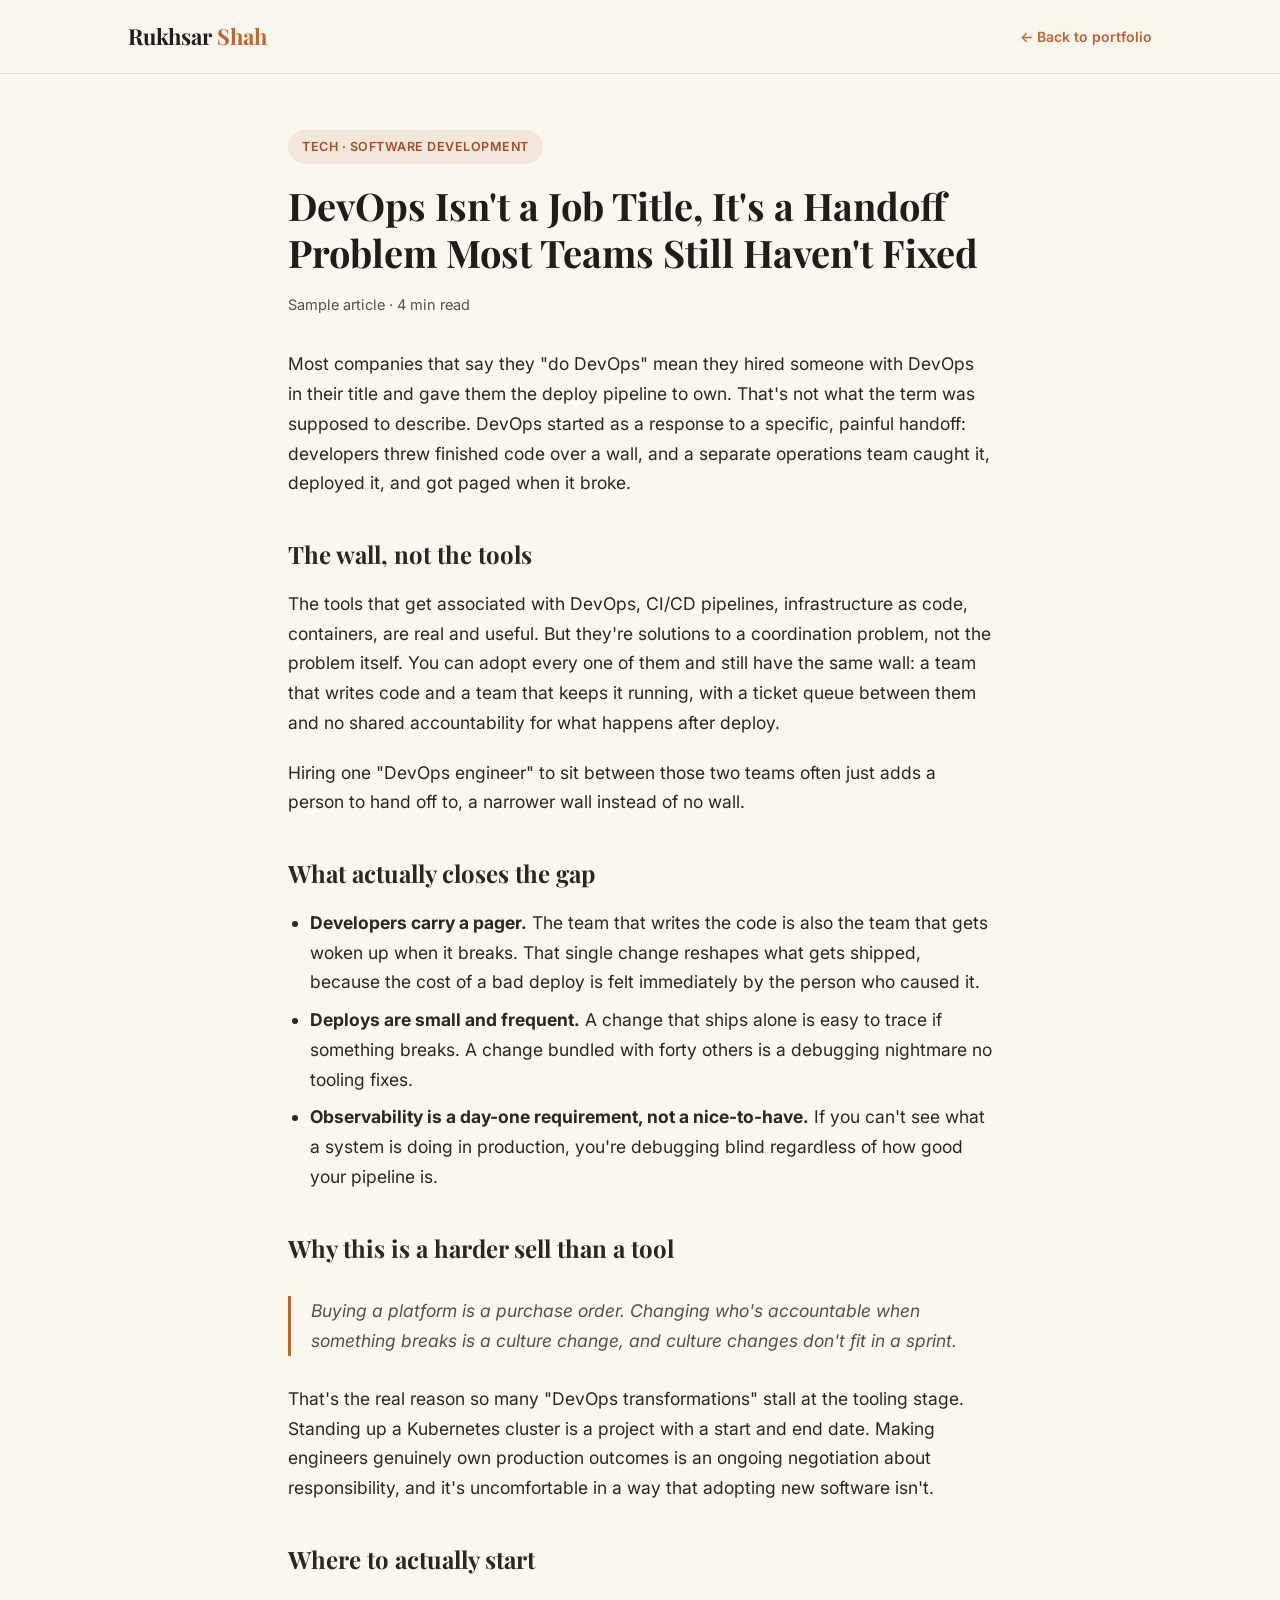
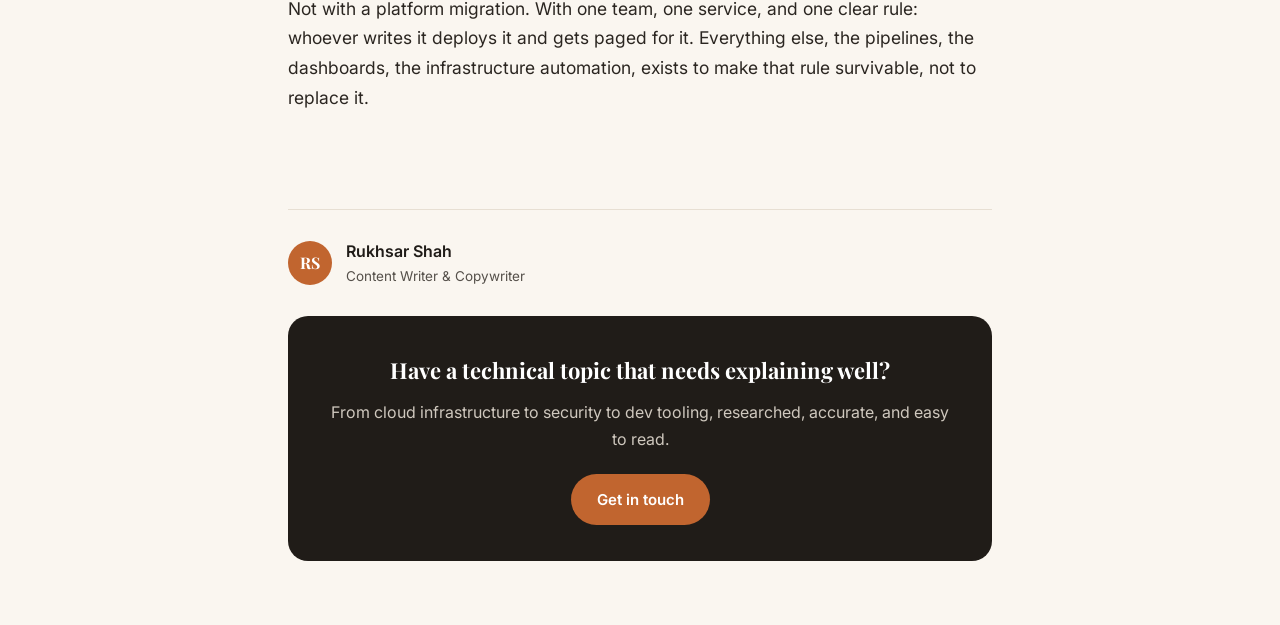
<file: articles/devops-handoff-problem.html>
<!DOCTYPE html>
<html lang="en">
<head>
<meta charset="UTF-8" />
<meta name="viewport" content="width=device-width, initial-scale=1.0" />
<title>DevOps Isn't a Job Title, It's a Handoff Problem Most Teams Still Haven't Fixed | Rukhsar Shah</title>
<meta name="description" content="Why hiring a 'DevOps engineer' rarely fixes the actual problem DevOps was meant to solve, and what does." />
<link rel="preconnect" href="https://fonts.googleapis.com">
<link href="https://fonts.googleapis.com/css2?family=Playfair+Display:wght@700&family=Inter:wght@400;500;600;700&display=swap" rel="stylesheet">
<link rel="stylesheet" href="article.css">
</head>
<body>
<header>
  <nav class="wrap">
    <a href="../index.html" class="brand">Rukhsar <span>Shah</span></a>
    <a href="../index.html#portfolio" class="back-link">← Back to portfolio</a>
  </nav>
</header>

<div class="wrap">
  <div class="article-head">
    <span class="tag">Tech · Software Development</span>
    <h1>DevOps Isn't a Job Title, It's a Handoff Problem Most Teams Still Haven't Fixed</h1>
    <div class="meta">Sample article · 4 min read</div>
  </div>

  <article>
    <p>Most companies that say they "do DevOps" mean they hired someone with DevOps in their title and gave them the deploy pipeline to own. That's not what the term was supposed to describe. DevOps started as a response to a specific, painful handoff: developers threw finished code over a wall, and a separate operations team caught it, deployed it, and got paged when it broke.</p>

    <h2>The wall, not the tools</h2>
    <p>The tools that get associated with DevOps, CI/CD pipelines, infrastructure as code, containers, are real and useful. But they're solutions to a coordination problem, not the problem itself. You can adopt every one of them and still have the same wall: a team that writes code and a team that keeps it running, with a ticket queue between them and no shared accountability for what happens after deploy.</p>
    <p>Hiring one "DevOps engineer" to sit between those two teams often just adds a person to hand off to, a narrower wall instead of no wall.</p>

    <h2>What actually closes the gap</h2>
    <ul>
      <li><strong>Developers carry a pager.</strong> The team that writes the code is also the team that gets woken up when it breaks. That single change reshapes what gets shipped, because the cost of a bad deploy is felt immediately by the person who caused it.</li>
      <li><strong>Deploys are small and frequent.</strong> A change that ships alone is easy to trace if something breaks. A change bundled with forty others is a debugging nightmare no tooling fixes.</li>
      <li><strong>Observability is a day-one requirement, not a nice-to-have.</strong> If you can't see what a system is doing in production, you're debugging blind regardless of how good your pipeline is.</li>
    </ul>

    <h2>Why this is a harder sell than a tool</h2>
    <blockquote>Buying a platform is a purchase order. Changing who's accountable when something breaks is a culture change, and culture changes don't fit in a sprint.</blockquote>
    <p>That's the real reason so many "DevOps transformations" stall at the tooling stage. Standing up a Kubernetes cluster is a project with a start and end date. Making engineers genuinely own production outcomes is an ongoing negotiation about responsibility, and it's uncomfortable in a way that adopting new software isn't.</p>

    <h2>Where to actually start</h2>
    <p>Not with a platform migration. With one team, one service, and one clear rule: whoever writes it deploys it and gets paged for it. Everything else, the pipelines, the dashboards, the infrastructure automation, exists to make that rule survivable, not to replace it.</p>
  </article>

  <div class="byline">
    <div class="avatar">RS</div>
    <div>
      <div class="name">Rukhsar Shah</div>
      <div class="role">Content Writer &amp; Copywriter</div>
    </div>
  </div>

  <div class="cta-box">
    <h3>Have a technical topic that needs explaining well?</h3>
    <p>From cloud infrastructure to security to dev tooling, researched, accurate, and easy to read.</p>
    <a href="mailto:rukhsarwork66@gmail.com" class="btn-primary">Get in touch</a>
  </div>
</div>

</body>
</html>
</file>
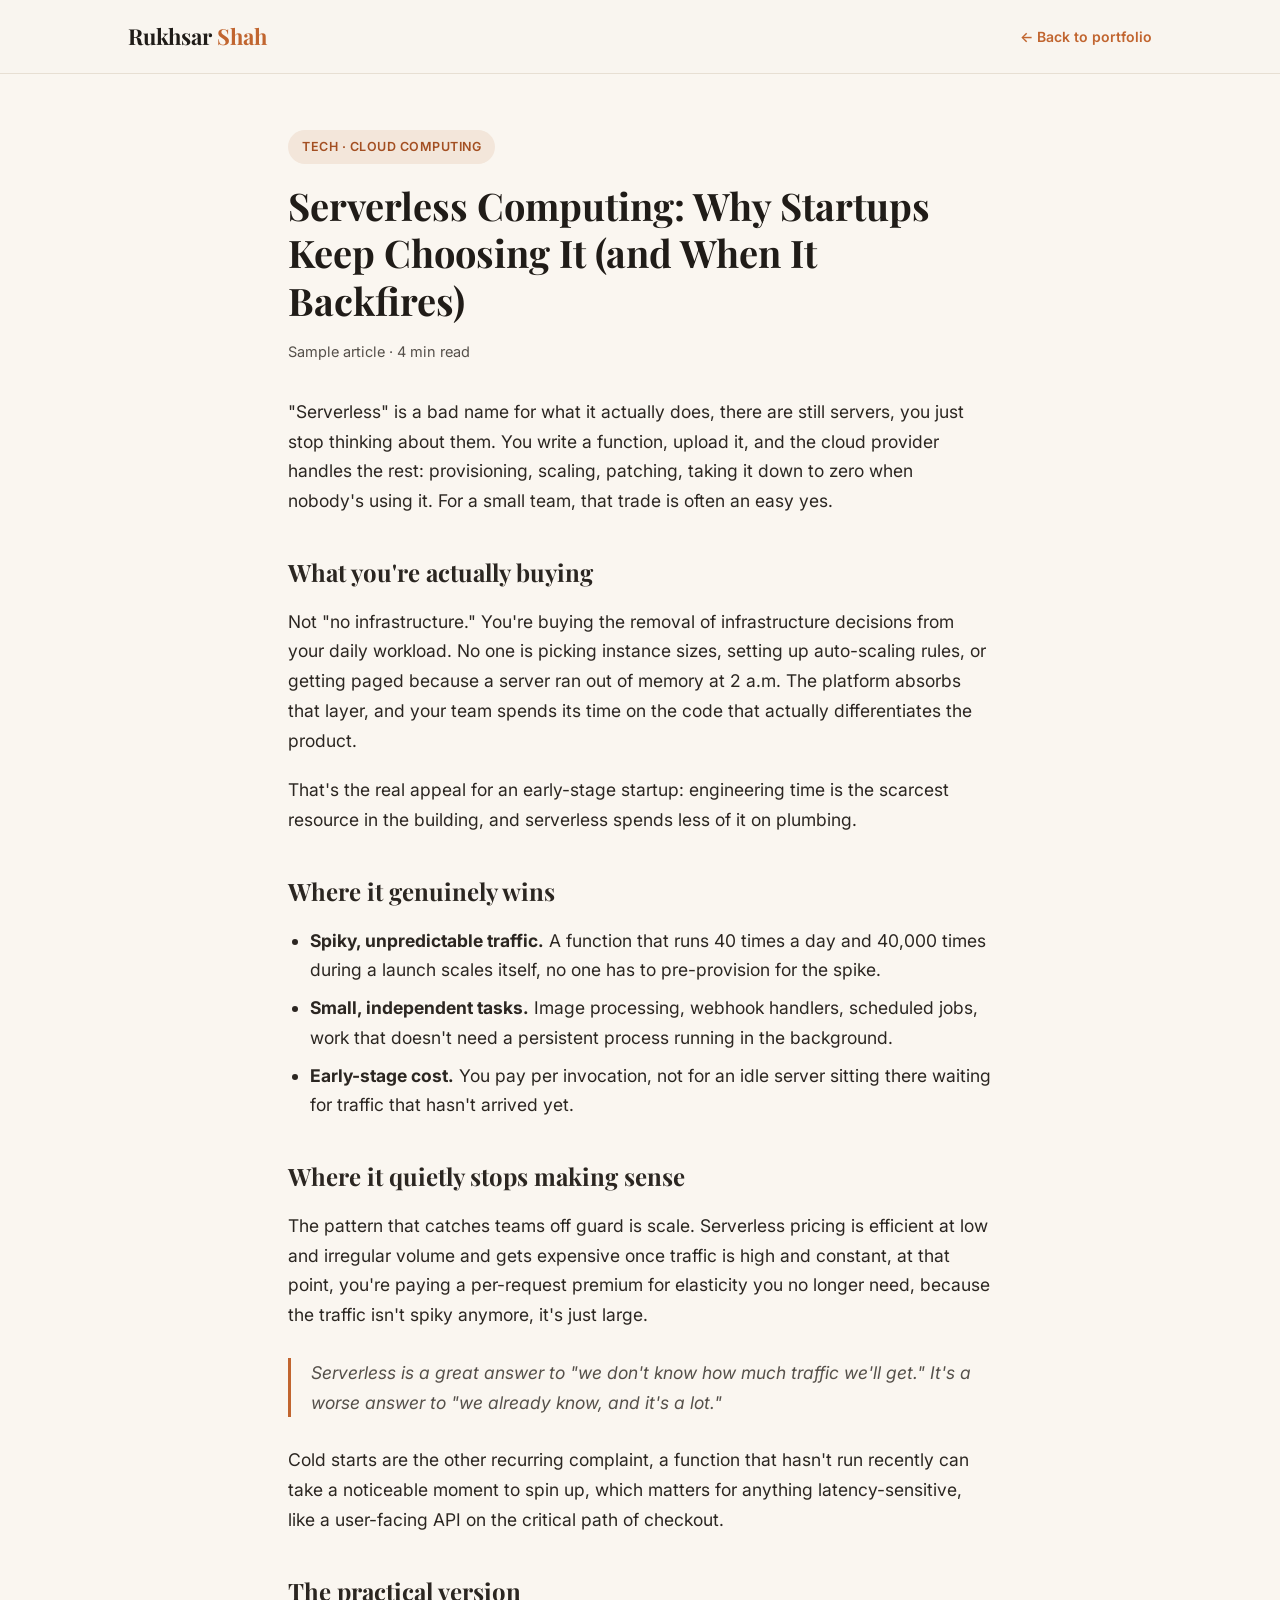
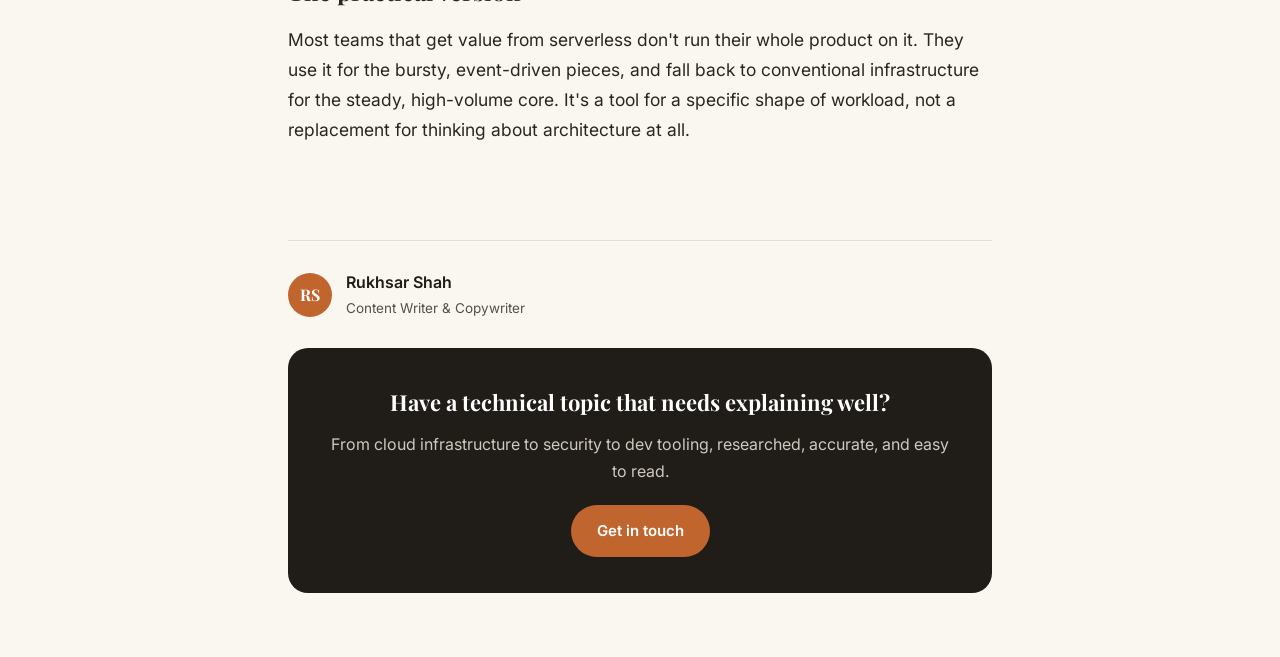
<file: articles/serverless-computing.html>
<!DOCTYPE html>
<html lang="en">
<head>
<meta charset="UTF-8" />
<meta name="viewport" content="width=device-width, initial-scale=1.0" />
<title>Serverless Computing: Why Startups Keep Choosing It (and When It Backfires) | Rukhsar Shah</title>
<meta name="description" content="Serverless computing explained without the hype, what it actually saves you, and the point where it starts costing more than it's worth." />
<link rel="preconnect" href="https://fonts.googleapis.com">
<link href="https://fonts.googleapis.com/css2?family=Playfair+Display:wght@700&family=Inter:wght@400;500;600;700&display=swap" rel="stylesheet">
<link rel="stylesheet" href="article.css">
</head>
<body>
<header>
  <nav class="wrap">
    <a href="../index.html" class="brand">Rukhsar <span>Shah</span></a>
    <a href="../index.html#portfolio" class="back-link">← Back to portfolio</a>
  </nav>
</header>

<div class="wrap">
  <div class="article-head">
    <span class="tag">Tech · Cloud Computing</span>
    <h1>Serverless Computing: Why Startups Keep Choosing It (and When It Backfires)</h1>
    <div class="meta">Sample article · 4 min read</div>
  </div>

  <article>
    <p>"Serverless" is a bad name for what it actually does, there are still servers, you just stop thinking about them. You write a function, upload it, and the cloud provider handles the rest: provisioning, scaling, patching, taking it down to zero when nobody's using it. For a small team, that trade is often an easy yes.</p>

    <h2>What you're actually buying</h2>
    <p>Not "no infrastructure." You're buying the removal of infrastructure decisions from your daily workload. No one is picking instance sizes, setting up auto-scaling rules, or getting paged because a server ran out of memory at 2 a.m. The platform absorbs that layer, and your team spends its time on the code that actually differentiates the product.</p>
    <p>That's the real appeal for an early-stage startup: engineering time is the scarcest resource in the building, and serverless spends less of it on plumbing.</p>

    <h2>Where it genuinely wins</h2>
    <ul>
      <li><strong>Spiky, unpredictable traffic.</strong> A function that runs 40 times a day and 40,000 times during a launch scales itself, no one has to pre-provision for the spike.</li>
      <li><strong>Small, independent tasks.</strong> Image processing, webhook handlers, scheduled jobs, work that doesn't need a persistent process running in the background.</li>
      <li><strong>Early-stage cost.</strong> You pay per invocation, not for an idle server sitting there waiting for traffic that hasn't arrived yet.</li>
    </ul>

    <h2>Where it quietly stops making sense</h2>
    <p>The pattern that catches teams off guard is scale. Serverless pricing is efficient at low and irregular volume and gets expensive once traffic is high and constant, at that point, you're paying a per-request premium for elasticity you no longer need, because the traffic isn't spiky anymore, it's just large.</p>
    <blockquote>Serverless is a great answer to "we don't know how much traffic we'll get." It's a worse answer to "we already know, and it's a lot."</blockquote>
    <p>Cold starts are the other recurring complaint, a function that hasn't run recently can take a noticeable moment to spin up, which matters for anything latency-sensitive, like a user-facing API on the critical path of checkout.</p>

    <h2>The practical version</h2>
    <p>Most teams that get value from serverless don't run their whole product on it. They use it for the bursty, event-driven pieces, and fall back to conventional infrastructure for the steady, high-volume core. It's a tool for a specific shape of workload, not a replacement for thinking about architecture at all.</p>
  </article>

  <div class="byline">
    <div class="avatar">RS</div>
    <div>
      <div class="name">Rukhsar Shah</div>
      <div class="role">Content Writer &amp; Copywriter</div>
    </div>
  </div>

  <div class="cta-box">
    <h3>Have a technical topic that needs explaining well?</h3>
    <p>From cloud infrastructure to security to dev tooling, researched, accurate, and easy to read.</p>
    <a href="mailto:rukhsarwork66@gmail.com" class="btn-primary">Get in touch</a>
  </div>
</div>

</body>
</html>
</file>
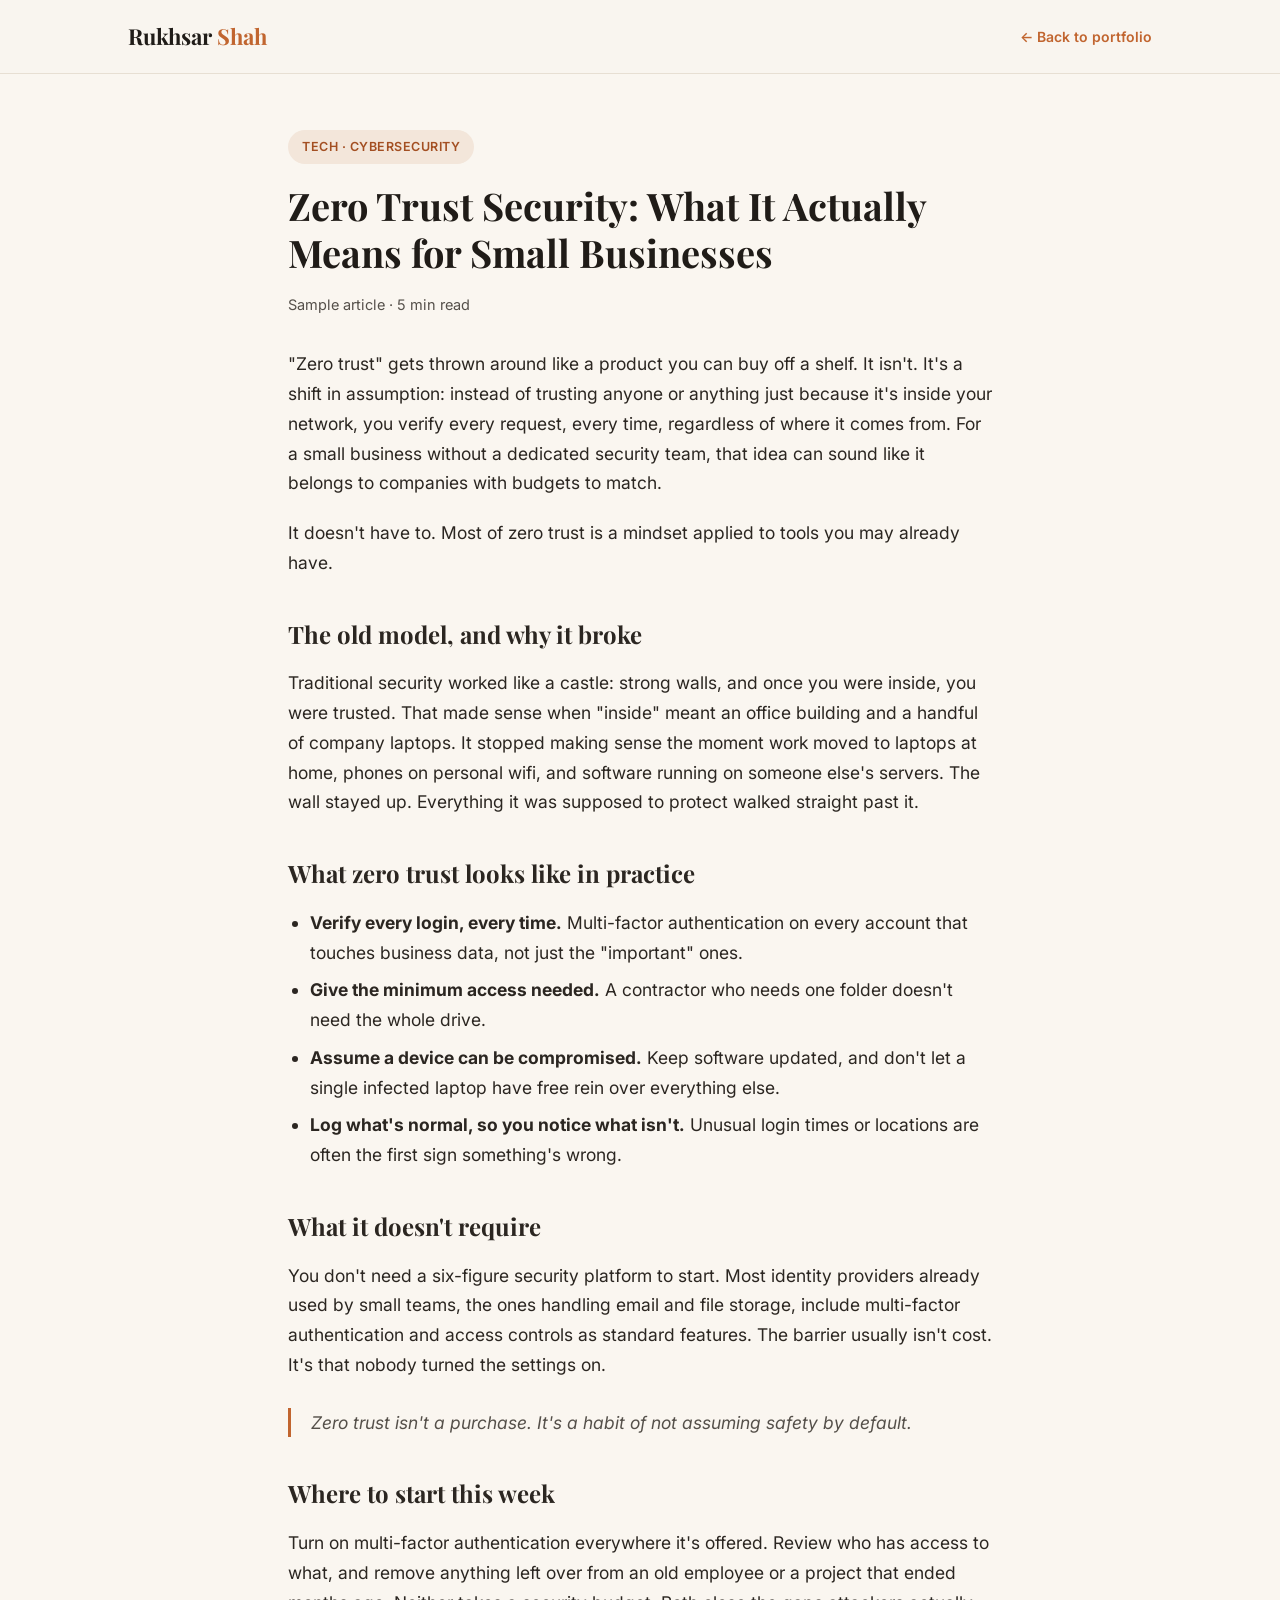
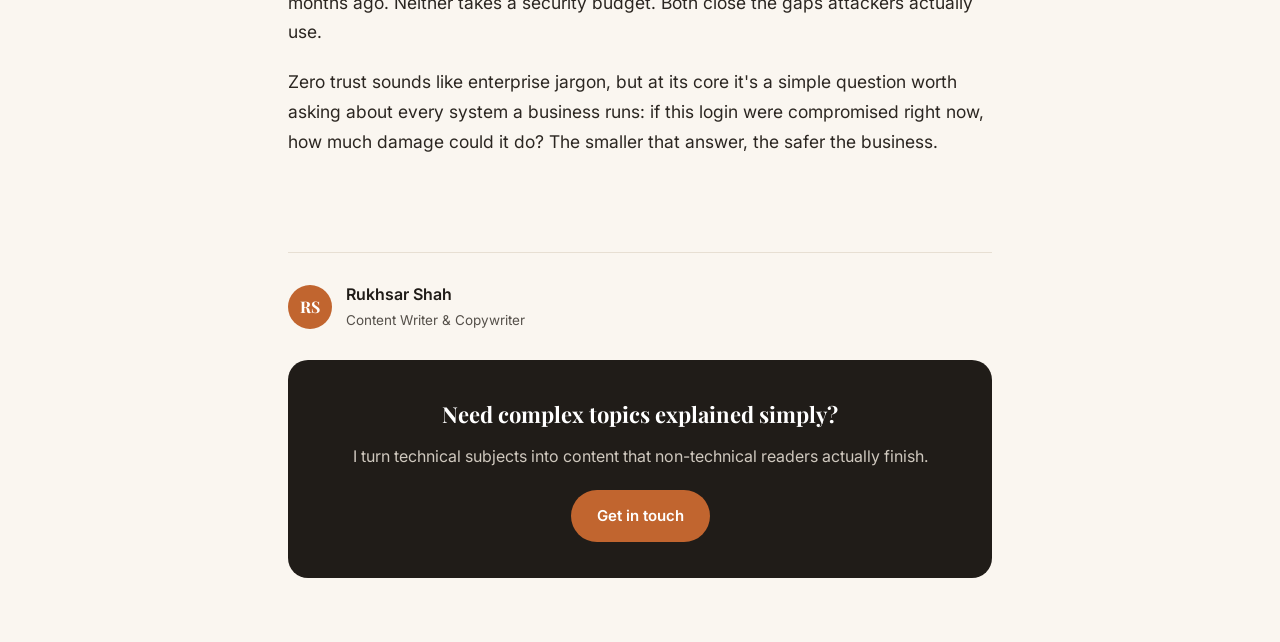
<file: articles/zero-trust-security.html>
<!DOCTYPE html>
<html lang="en">
<head>
<meta charset="UTF-8" />
<meta name="viewport" content="width=device-width, initial-scale=1.0" />
<title>Zero Trust Security: What It Actually Means for Small Businesses | Rukhsar Shah</title>
<meta name="description" content="Zero trust security explained in plain terms, and what it realistically takes for a small business to adopt it." />
<link rel="preconnect" href="https://fonts.googleapis.com">
<link href="https://fonts.googleapis.com/css2?family=Playfair+Display:wght@700&family=Inter:wght@400;500;600;700&display=swap" rel="stylesheet">
<link rel="stylesheet" href="article.css">
</head>
<body>
<header>
  <nav class="wrap">
    <a href="../index.html" class="brand">Rukhsar <span>Shah</span></a>
    <a href="../index.html#portfolio" class="back-link">← Back to portfolio</a>
  </nav>
</header>

<div class="wrap">
  <div class="article-head">
    <span class="tag">Tech · Cybersecurity</span>
    <h1>Zero Trust Security: What It Actually Means for Small Businesses</h1>
    <div class="meta">Sample article · 5 min read</div>
  </div>

  <article>
    <p>"Zero trust" gets thrown around like a product you can buy off a shelf. It isn't. It's a shift in assumption: instead of trusting anyone or anything just because it's inside your network, you verify every request, every time, regardless of where it comes from. For a small business without a dedicated security team, that idea can sound like it belongs to companies with budgets to match.</p>
    <p>It doesn't have to. Most of zero trust is a mindset applied to tools you may already have.</p>

    <h2>The old model, and why it broke</h2>
    <p>Traditional security worked like a castle: strong walls, and once you were inside, you were trusted. That made sense when "inside" meant an office building and a handful of company laptops. It stopped making sense the moment work moved to laptops at home, phones on personal wifi, and software running on someone else's servers. The wall stayed up. Everything it was supposed to protect walked straight past it.</p>

    <h2>What zero trust looks like in practice</h2>
    <ul>
      <li><strong>Verify every login, every time.</strong> Multi-factor authentication on every account that touches business data, not just the "important" ones.</li>
      <li><strong>Give the minimum access needed.</strong> A contractor who needs one folder doesn't need the whole drive.</li>
      <li><strong>Assume a device can be compromised.</strong> Keep software updated, and don't let a single infected laptop have free rein over everything else.</li>
      <li><strong>Log what's normal, so you notice what isn't.</strong> Unusual login times or locations are often the first sign something's wrong.</li>
    </ul>

    <h2>What it doesn't require</h2>
    <p>You don't need a six-figure security platform to start. Most identity providers already used by small teams, the ones handling email and file storage, include multi-factor authentication and access controls as standard features. The barrier usually isn't cost. It's that nobody turned the settings on.</p>
    <blockquote>Zero trust isn't a purchase. It's a habit of not assuming safety by default.</blockquote>

    <h2>Where to start this week</h2>
    <p>Turn on multi-factor authentication everywhere it's offered. Review who has access to what, and remove anything left over from an old employee or a project that ended months ago. Neither takes a security budget. Both close the gaps attackers actually use.</p>
    <p>Zero trust sounds like enterprise jargon, but at its core it's a simple question worth asking about every system a business runs: if this login were compromised right now, how much damage could it do? The smaller that answer, the safer the business.</p>
  </article>

  <div class="byline">
    <div class="avatar">RS</div>
    <div>
      <div class="name">Rukhsar Shah</div>
      <div class="role">Content Writer &amp; Copywriter</div>
    </div>
  </div>

  <div class="cta-box">
    <h3>Need complex topics explained simply?</h3>
    <p>I turn technical subjects into content that non-technical readers actually finish.</p>
    <a href="mailto:rukhsarwork66@gmail.com" class="btn-primary">Get in touch</a>
  </div>
</div>

</body>
</html>
</file>
<file: articles/article.css>
:root {
  --cream: #FAF6F0;
  --cream-2: #F3ECE1;
  --ink: #201C18;
  --ink-soft: #55504A;
  --rust: #C1652F;
  --rust-dark: #A34F22;
  --line: #E7DFD3;
  --card: #FFFFFF;
}
* { box-sizing: border-box; margin: 0; padding: 0; }
body {
  font-family: 'Inter', sans-serif;
  background: var(--cream);
  color: var(--ink);
  line-height: 1.7;
}
h1, h2, h3 { font-family: 'Playfair Display', serif; font-weight: 700; }
a { color: var(--rust); }
.wrap { max-width: 760px; margin: 0 auto; padding: 0 28px; }

header {
  border-bottom: 1px solid var(--line);
  background: rgba(250, 246, 240, 0.9);
}
nav.wrap {
  display: flex; align-items: center; justify-content: space-between;
  padding-top: 18px; padding-bottom: 18px; max-width: 1080px;
}
.brand { font-family: 'Playfair Display', serif; font-weight: 700; font-size: 22px; text-decoration: none; color: var(--ink); }
.brand span { color: var(--rust); }
.back-link { font-size: 14px; font-weight: 600; text-decoration: none; }

.article-head { padding: 56px 0 32px; }
.tag {
  display: inline-block; background: #F3E6DA; color: var(--rust-dark); font-size: 12.5px;
  font-weight: 600; letter-spacing: 0.5px; text-transform: uppercase; padding: 6px 14px; border-radius: 999px;
  margin-bottom: 18px;
}
.article-head h1 { font-size: 38px; line-height: 1.25; margin-bottom: 16px; }
.meta { color: var(--ink-soft); font-size: 14.5px; }

article { padding-bottom: 64px; font-size: 17.5px; color: #2b2621; }
article p { margin-bottom: 20px; }
article h2 { font-size: 24px; margin: 36px 0 14px; }
article ul { margin: 0 0 20px 22px; }
article li { margin-bottom: 8px; }
article blockquote {
  border-left: 3px solid var(--rust); padding-left: 20px; margin: 28px 0; font-style: italic; color: var(--ink-soft);
}

.byline {
  display: flex; align-items: center; gap: 14px; padding: 28px 0; border-top: 1px solid var(--line); margin-top: 12px;
}
.byline .avatar {
  width: 44px; height: 44px; border-radius: 50%; background: var(--rust); color: #fff;
  display: flex; align-items: center; justify-content: center; font-family: 'Playfair Display', serif; font-weight: 700;
}
.byline .name { font-weight: 600; }
.byline .role { font-size: 13.5px; color: var(--ink-soft); }

.cta-box {
  background: var(--ink); color: #fff; border-radius: 20px; padding: 36px; text-align: center; margin-bottom: 64px;
}
.cta-box h3 { color: #fff; font-size: 22px; margin-bottom: 10px; }
.cta-box p { color: #CFC8BE; margin-bottom: 20px; }
.btn-primary {
  display: inline-block; background: var(--rust); color: #fff; padding: 13px 26px; border-radius: 999px;
  font-weight: 600; font-size: 15px; text-decoration: none;
}
</file>
